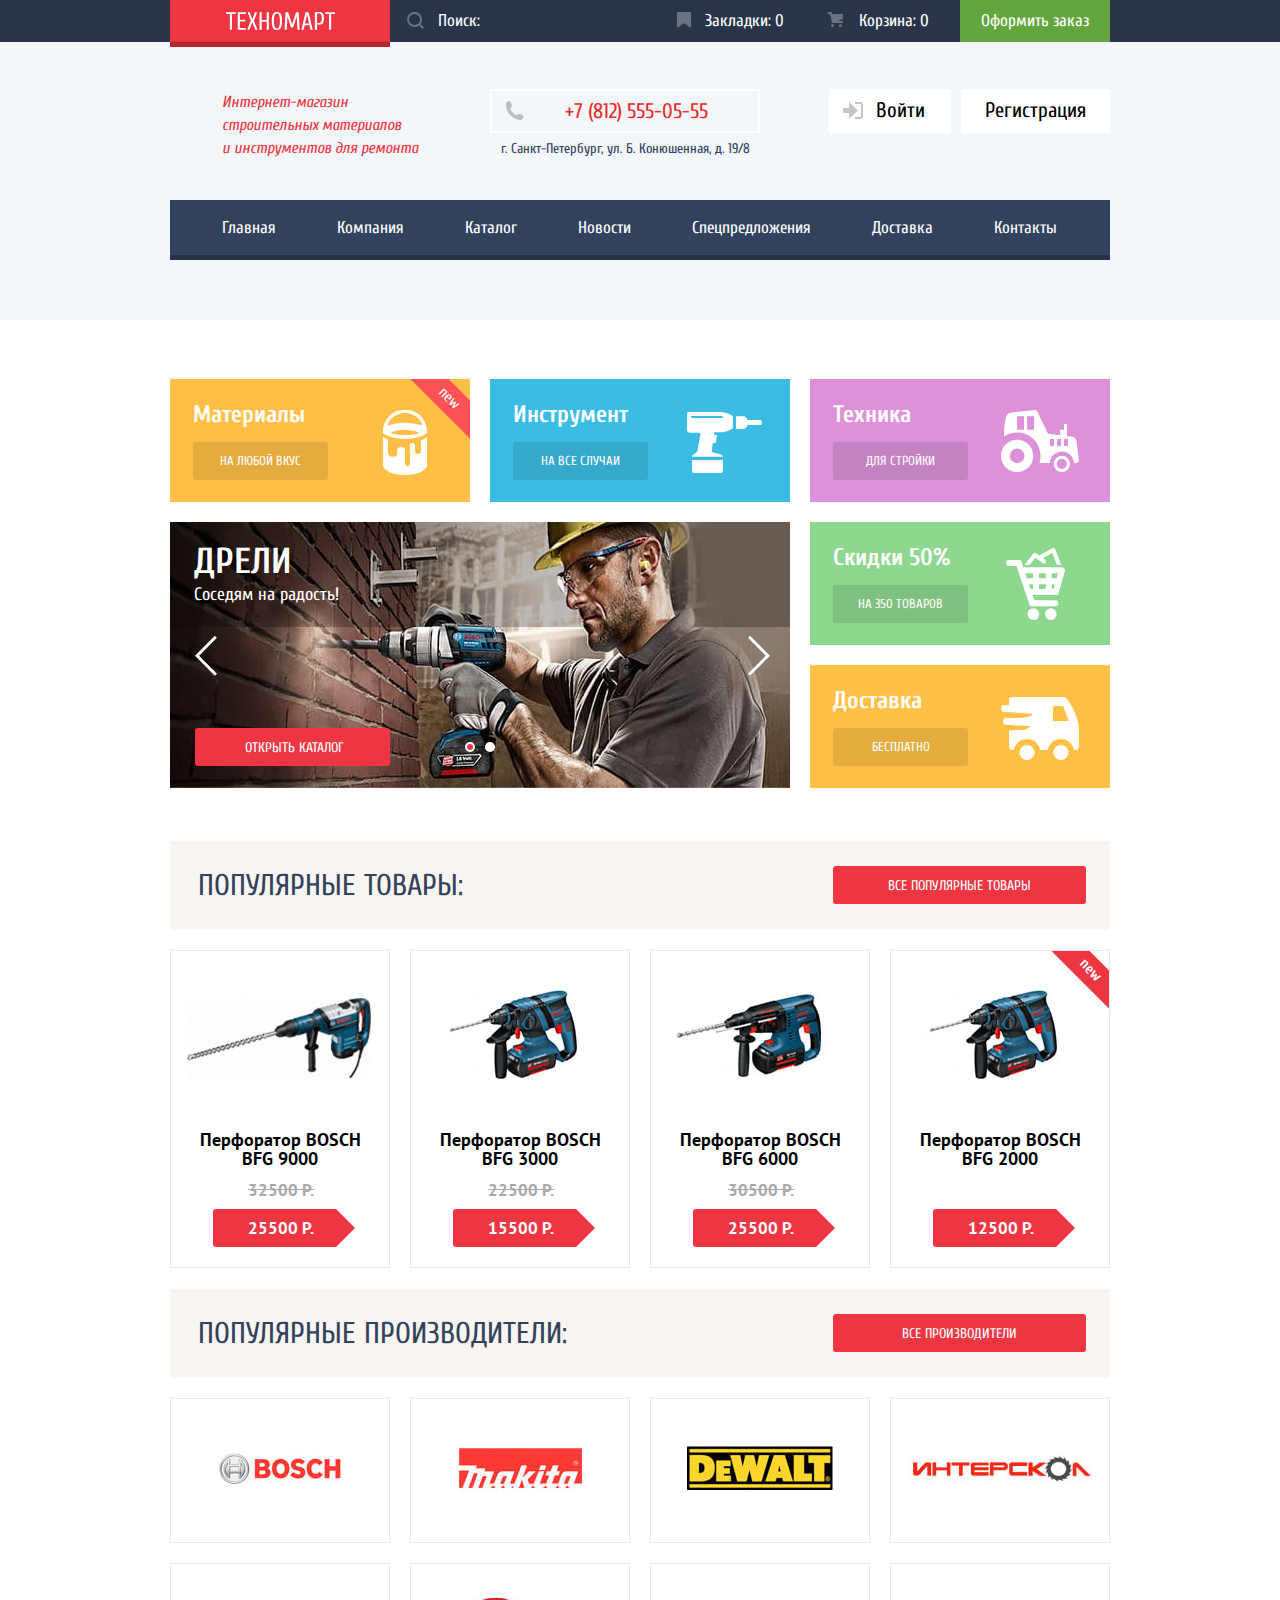
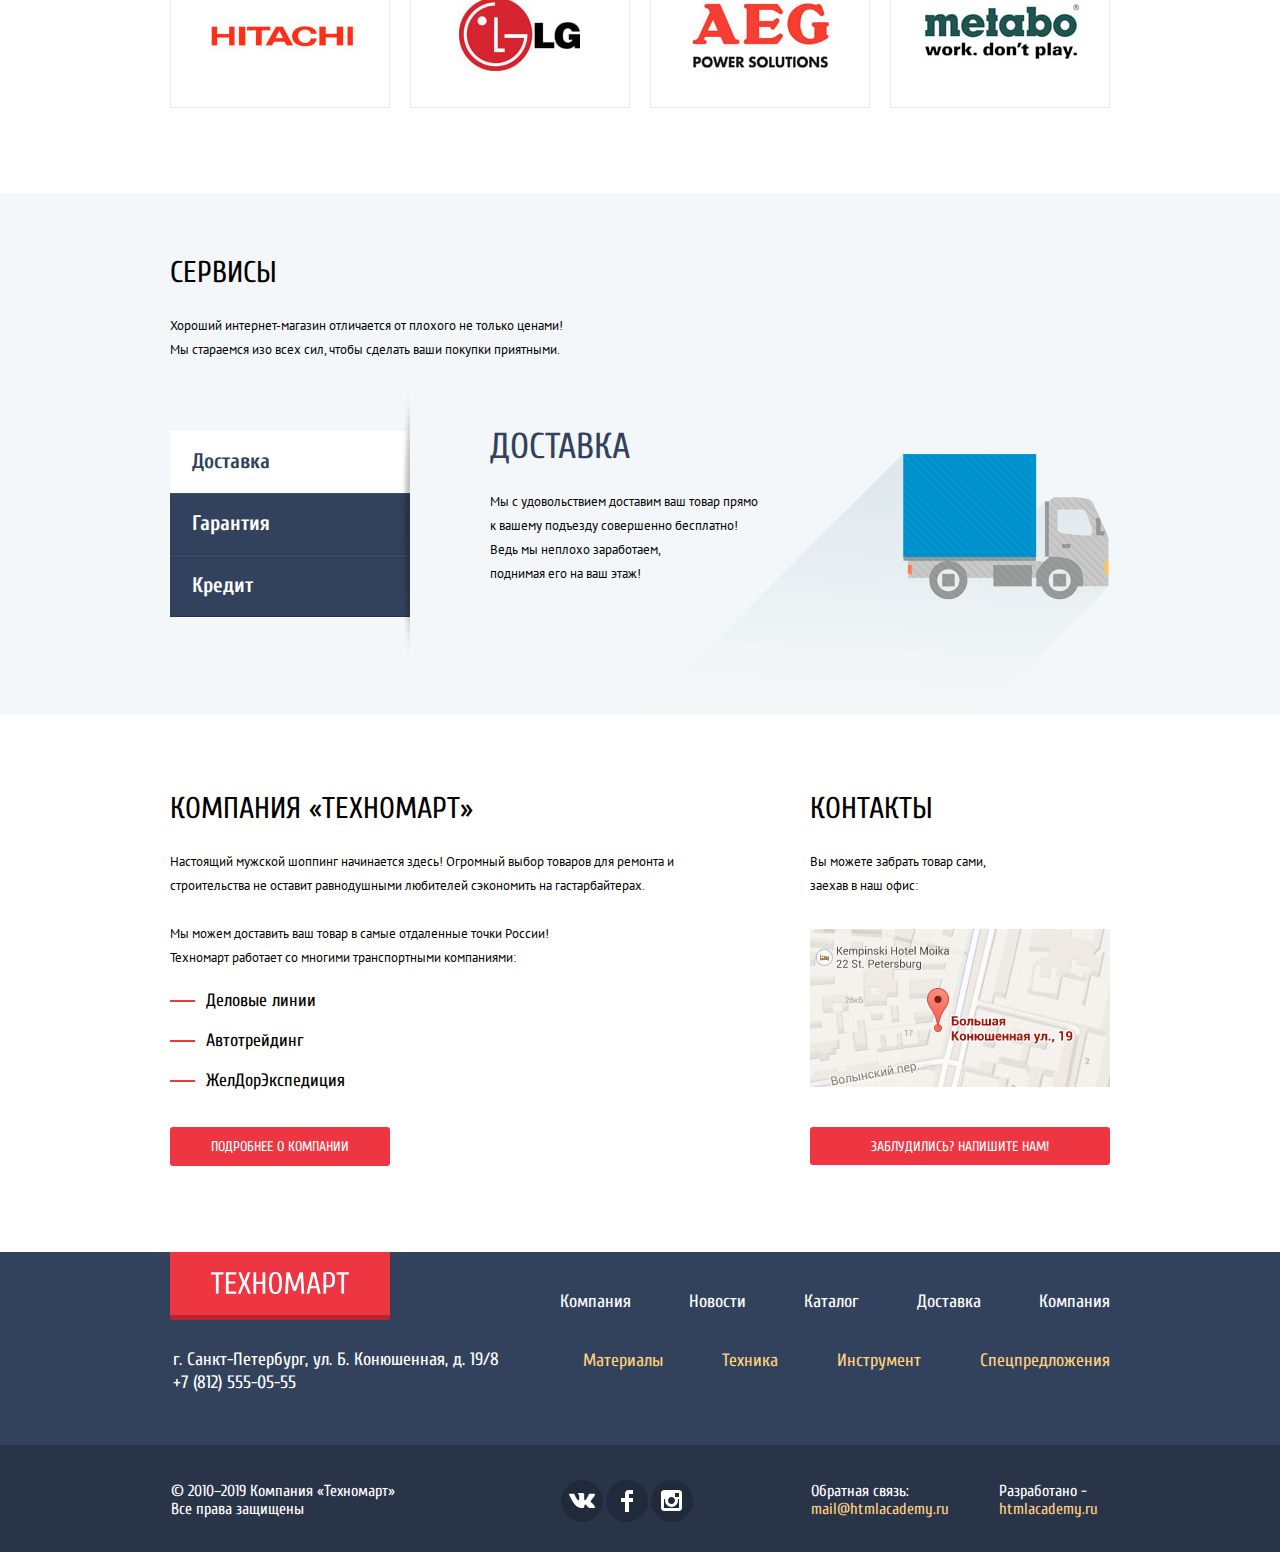
<file: index.html>
<!DOCTYPE html>
<html lang="ru">
<head>
  <meta charset="utf-8">
  <title>HTML Academy: Техномарт</title>
  <link rel="stylesheet" href="css/normalize.min.css">
  <link
    href="https://fonts.googleapis.com/css?family=Cuprum:400,400i,700%7CPT+Sans:400,700&display=swap&subset=cyrillic,cyrillic-ext,latin-ext"
    rel="stylesheet">
  <link rel="stylesheet" href="css/style.min.css">
</head>
<body>

<header class="header">

  <div class="header-search">
    <div class="container">
      <a class="header-logo">
        <img src="img/icons/logo-technomart.svg" alt="Логотип магазина Техномарт" width="109" height="19">
      </a>
      <form class="search-form" id="search-form" method="get" action="https://echo.htmlacademy.ru/">
        <label class="visually-hidden" for="search-request">Поле для ввода поисковой фразы</label>
        <input class="search-request" type="search" id="search-request" name="search" placeholder="Поиск:" required>
        <span class="visually-hidden">Искать на сайте</span>
        <button class="search-submit" type="submit">
          <svg fill="#ffffff" class="search-icon" xmlns="http://www.w3.org/2000/svg" width="17" height="17"
               viewBox="0 0 17 17">
            <path
              d="M17 15.586l-3.542-3.542A7.465 7.465 0 0 0 15 7.5 7.5 7.5 0 1 0 7.5 15c1.71 0 3.282-.579 4.544-1.542L15.586 17 17 15.586zM2 7.5C2 4.467 4.467 2 7.5 2 10.532 2 13 4.467 13 7.5c0 3.032-2.468 5.5-5.5 5.5A5.506 5.506 0 0 1 2 7.5z"/>
          </svg>
        </button>
      </form>
      <a class="header-button bookmark" href="#">Закладки:&nbsp;<span>0</span></a>
      <a class="header-button basket" href="#">Корзина:&nbsp;<span>0</span></a>
      <a class="header-button-order" href="#">Оформить заказ</a>
    </div>
  </div>

  <div class="header-info">
    <div class="container">
      <p class="header-description">
        Интернет-магазин строительных материалов<br>и инструментов для ремонта
      </p>
      <p class="header-contacts">
        <span class="visually-hidden">Контактный телефон</span>
        <a class="header-telephone" href="tel:78125550555">+7 (812) 555-05-55</a>
        <span class="visually-hidden">Адрес магазина</span>
        <span class="header-address">г. Санкт-Петербург, ул. Б. Конюшенная, д. 19/8</span>
      </p>
      <div class="user-navigation">
        <p class="user-controls">
          <a class="user-button button-login" href="login.html">
            <svg id="icon-login" xmlns="http://www.w3.org/2000/svg" width="20" height="17" viewBox="0 0 20 17">
              <path fill="#c5c5c5" d="M14.875 8.5L6 0v6H0v5h6v6z"/>
              <path fill="#c5c5c5"
                    d="M16.986 15.01h-5.027V17h5.027c2.178 0 3.004-1.81 3.029-3.026V3.028C19.99 1.811 19.164 0 16.986 0h-5.027v1.99h5.027c.839 0 .992.681 1.01 1.057v10.904c-.017.376-.171 1.059-1.01 1.059z"/>
            </svg>
            Войти
          </a>
          <a class="user-button button-register" href="registration.html">Регистрация</a>
        </p>
      </div>
    </div>
  </div>

  <nav class="header-navigation">
    <div class="container">
      <ul class="header-navigation-list">
        <li class="header-navigation-item">
          <a class="header-navigation-link">Главная</a>
        </li>
        <li class="header-navigation-item">
          <a href="#" class="header-navigation-link">Компания</a>
        </li>
        <li class="header-navigation-item">
          <a href="catalog.html" class="header-navigation-link">Каталог</a>
        </li>
        <li class="header-navigation-item">
          <a href="#" class="header-navigation-link">Новости</a>
        </li>
        <li class="header-navigation-item">
          <a href="#" class="header-navigation-link">Спецпредложения</a>
        </li>
        <li class="header-navigation-item">
          <a href="#" class="header-navigation-link">Доставка</a>
        </li>
        <li class="header-navigation-item">
          <a href="#" class="header-navigation-link">Контакты</a>
        </li>
      </ul>
    </div>
  </nav>

</header>

<main class="page-content">

  <h1 class="visually-hidden">Магазин техники «Техномарт»</h1>

  <section class="advantages-section">

    <div class="container">

      <h2 class="visually-hidden">Выгодные предложения</h2>

      <div class="advantages-row">

        <div class="advantages-item item-materials item-new">
          <h3 class="advantages-title">Материалы</h3>
          <a class="advantages-button" href="#">на любой вкус</a>
        </div>
        <div class="advantages-item item-tools">
          <h3 class="advantages-title">Инструмент</h3>
          <a class="advantages-button" href="#">на все случаи</a>
        </div>
        <div class="advantages-item item-tech">
          <h3 class="advantages-title">Техника</h3>
          <a class="advantages-button" href="#">для стройки</a>
        </div>

      </div>

      <div class="advantages-row">

        <div class="offers-slider">

          <ul class="offers-list">
            <li class="offers-item current">
              <h4 class="offers-title">Дрели</h4>
              <span class="offers-subtitle">Соседям на радость!</span>
              <a class="button offers-button" href="catalog.html">Открыть каталог</a>
            </li>
            <li class="offers-item">
              <h4 class="offers-title">Перфораторы</h4>
              <span class="offers-subtitle">Настоящие мужские игрушки</span>
              <a class="button offers-button" href="catalog.html">Открыть каталог</a>
            </li>
          </ul>

          <span class="visually-hidden">Листать слайдер назад</span>
          <button class="offers-nav nav-previous" type="button"></button>
          <span class="visually-hidden">Листать слайдер вперед</span>
          <button class="offers-nav nav-next" type="button"></button>

          <p class="offers-dots">
            <span class="visually-hidden">Выбрать слайд 1</span>
            <button class="offers-dot active" type="button"></button>
            <span class="visually-hidden">Выбрать слайд 2</span>
            <button class="offers-dot" type="button"></button>
          </p>

        </div>

        <div class="advantages-column">
          <div class="advantages-item item-sale">
            <h3 class="advantages-title">Скидки 50%</h3>
            <a class="advantages-button" href="#">на 350 товаров</a>
          </div>
          <div class="advantages-item item-delivery">
            <h3 class="advantages-title">Доставка</h3>
            <a class="advantages-button" href="#">бесплатно</a>
          </div>
        </div>

      </div>

    </div>

  </section>

  <section class="products-section">

    <div class="container">

      <header class="products-header">
        <h2 class="products-title">Популярные товары:</h2>
        <a class="button products-button" href="#">Все популярные товары</a>
      </header>

      <ul class="products-list list-columns-4">
        <li class="products-item">
          <a class="products-link" href="#">
            <h3 class="products-name">Перфоратор BOSCH BFG 9000</h3>
          </a>
          <p class="products-price-block">
            <span class="visually-hidden">Старая цена</span>
            <span class="products-price price-old">32500 Р.</span>
            <span class="visually-hidden">Актуальная цена</span>
            <span class="products-price price-actual">25500 Р.</span>
          </p>
          <a class="products-item-button button-buy" href="order.html">Купить</a>
          <a class="products-item-button button-bookmark" href="#">В закладки</a>
          <img class="products-picture" src="img/pictures/item-image_9000.jpg"
               alt="Легкий перфоратор с длинным сверлом 50см, диаметром 0,5см"
               width="218" height="170">
        </li>
        <li class="products-item">
          <a class="products-link" href="#">
            <h3 class="products-name">Перфоратор BOSCH BFG 3000</h3>
          </a>
          <p class="products-price-block">
            <span class="visually-hidden">Старая цена</span>
            <span class="products-price price-old">22500 Р.</span>
            <span class="visually-hidden">Актуальная цена</span>
            <span class="products-price price-actual">15500 Р.</span>
          </p>
          <a class="products-item-button button-buy" href="order.html">Купить</a>
          <a class="products-item-button button-bookmark" href="#">В закладки</a>
          <img class="products-picture" src="img/pictures/item-image_3000.jpg"
               alt="Стандартная модель перфоратора, вес средний, сверло 30см, диаметром 0,5см" width="218" height="170">
        </li>
        <li class="products-item">
          <a class="products-link" href="#">
            <h3 class="products-name">Перфоратор BOSCH BFG 6000</h3>
          </a>
          <p class="products-price-block">
            <span class="visually-hidden">Старая цена</span>
            <span class="products-price price-old">30500 Р.</span>
            <span class="visually-hidden">Актуальная цена</span>
            <span class="products-price price-actual">25500 Р.</span>
          </p>
          <a class="products-item-button button-buy" href="order.html">Купить</a>
          <a class="products-item-button button-bookmark" href="#">В закладки</a>
          <img class="products-picture" src="img/pictures/item-image_6000.jpg"
               alt="Улучшенная модель перфоратора, вес средний, сверло утолщенное 30см, диаметром 1см" width="218"
               height="170">
        </li>
        <li class="products-item item-new">
          <a class="products-link" href="#">
            <h3 class="products-name">Перфоратор BOSCH BFG 2000</h3>
          </a>
          <p class="products-price-block">
            <span class="visually-hidden">Актуальная цена</span>
            <span class="products-price price-actual">12500 Р.</span>
          </p>
          <a class="products-item-button button-buy" href="order.html">Купить</a>
          <a class="products-item-button button-bookmark" href="#">В закладки</a>
          <img class="products-picture" src="img/pictures/item-image_2000.jpg"
               alt="Простая модель перфоратора, вес средний, сверло 30см, диаметром 0,5см" width="218" height="170">
        </li>
      </ul>

    </div>

  </section>

  <section class="providers-section">

    <div class="container">

      <header class="providers-header">
        <h2 class="providers-title">Популярные производители:</h2>
        <a class="button providers-button" href="#">Все производители</a>
      </header>

      <ul class="providers-list">
        <li class="providers-item">
          <a class="providers-link" href="#">
            <img class="providers-logo" src="img/pictures/bosch.jpg" alt="Bosch" width="126" height="39">
          </a>
        </li>
        <li class="providers-item">
          <a class="providers-link" href="#">
            <img class="providers-logo" src="img/pictures/makita.jpg" alt="Makita" width="127" height="50">
          </a>
        </li>
        <li class="providers-item">
          <a class="providers-link" href="#">
            <img class="providers-logo" src="img/pictures/de-walt.jpg" alt="DeWALT" width="150" height="54">
          </a>
        </li>
        <li class="providers-item">
          <a class="providers-link" href="#">
            <img class="providers-logo" src="img/pictures/interskol.jpg" alt="Интерскол" width="201" height="73">
          </a>
        </li>
        <li class="providers-item">
          <a class="providers-link" href="#">
            <img class="providers-logo" src="img/pictures/hitachi.jpg" alt="Hitachi" width="163" height="32">
          </a>
        </li>
        <li class="providers-item">
          <a class="providers-link" href="#">
            <img class="providers-logo" src="img/pictures/lg.jpg" alt="LG" width="127" height="80">
          </a>
        </li>
        <li class="providers-item">
          <a class="providers-link" href="#">
            <img class="providers-logo" src="img/pictures/aeg.jpg" alt="AEG" width="152" height="99">
          </a>
        </li>
        <li class="providers-item">
          <a class="providers-link" href="#">
            <img class="providers-logo" src="img/pictures/metabo.jpg" alt="Metabo" width="208" height="77">
          </a>
        </li>
      </ul>

    </div>

  </section>

  <section class="services-section">

    <div class="container">

      <h2 class="services-title">Сервисы</h2>
      <p class="services-desc">
        Хороший интернет-магазин отличается от плохого не только ценами!
        Мы стараемся изо всех сил, чтобы сделать ваши покупки приятными.
      </p>
      <div class="services-tabs">
        <ul class="services-button-list">
          <li class="services-button-item active">
            <button class="services-button" type="button"
                    aria-label="Нажатие на кнопку отображает информацию по доставке">Доставка
            </button>
          </li>
          <li class="services-button-item">
            <button class="services-button" type="button"
                    aria-label="Нажатие на кнопку отображает информацию по гарантии">Гарантия
            </button>
          </li>
          <li class="services-button-item">
            <button class="services-button" type="button"
                    aria-label="Нажатие на кнопку отображает информацию по кредиту">Кредит
            </button>
          </li>
        </ul>
        <ul class="services-card-list">
          <li class="services-card-item item-delivery active">
            <h3 class="services-card-title">Доставка</h3>
            <p class="services-card-desc">
              Мы с удовольствием доставим ваш товар прямо<br>
              к вашему подъезду совершенно бесплатно!<br>
              Ведь мы неплохо заработаем,<br>
              поднимая его на ваш этаж!
            </p>
          </li>
          <li class="services-card-item item-guaranty">
            <h3 class="services-card-title">Гарантия</h3>
            <p class="services-card-desc">
              Если купленный у нас товар поломается или заискрит,<br>
              а также в случае пожара, спровоцированного его возгоранием, вы всегда можете быть уверены в нашей
              гарантии. Мы
              обменяем сгоревший товар на новый.<br>
              Дом уж восстановите как-нибудь сами.
            </p>
          </li>
          <li class="services-card-item item-credit">
            <h3 class="services-card-title">Кредит</h3>
            <p class="services-card-desc">
              Залезть в долговую яму стало проще!<br>
              Кредитные консультанты придут вам на помощь.
            </p>
            <a class="button services-card-button" href="#">Отправить заявку</a>
          </li>
        </ul>
      </div>

    </div>

  </section>

  <div class="about-section">

    <div class="container">

      <section class="info-section">

        <h2 class="info-title">Компания «Техномарт»</h2>
        <p class="info-desc">
          Настоящий мужской шоппинг начинается здесь! Огромный выбор товаров для ремонта и строительства не оставит
          равнодушными любителей сэкономить на гастарбайтерах.
        </p>
        <p class="info-desc">
          Мы можем доставить ваш товар в самые отдаленные точки России!
        </p>
        <p class="info-desc">
          Техномарт работает со многими транспортными компаниями:
        </p>
        <ul class="info-list">
          <li class="info-item">Деловые линии</li>
          <li class="info-item">Автотрейдинг</li>
          <li class="info-item">ЖелДорЭкспедиция</li>
        </ul>
        <a class="button info-button" href="#">Подробнее о компании</a>

      </section>

      <section class="contacts-section">

        <h2 class="contacts-title">Контакты</h2>
        <p class="contacts-desc">
          Вы можете забрать товар сами,<br>
          заехав в наш офис:
        </p>
        <a class="contacts-map-button" href="https://yandex.ru/map-widget/v1/-/CKaNbWZX">
          <img src="img/pictures/map.jpg" alt="г. Санкт-Петербург, ул. Б. Конюшенная, д. 19/8" width="300" height="158">
        </a>
        <a class="button contacts-feedback-button" href="feedback.html">Заблудились? Напишите нам!</a>

      </section>

    </div>

  </div>

</main>

<footer class="footer">

  <div class="container">

    <div class="footer-info">
      <a class="footer-logo">
        <img src="img/icons/logo-technomart.svg" alt="Логотип магазина Техномарт" width="138" height="23">
      </a>
      <p class="footer-contacts">
        <span class="visually-hidden">Адрес магазина</span>
        г. Санкт-Петербург, ул. Б. Конюшенная, д. 19/8
        <span class="visually-hidden">Контактный телефон магазина</span>
        <a href="tel:78125550555">+7 (812) 555-05-55</a>
      </p>
    </div>

    <div class="footer-navigation">
      <span class="visually-hidden">Меню навигации по сайту</span>
      <ul class="footer-navigation-list navigation-top">
        <li class="footer-navigation-item">
          <a class="footer-navigation-link" href="#">Компания</a>
        </li>
        <li class="footer-navigation-item">
          <a class="footer-navigation-link" href="#">Новости</a>
        </li>
        <li class="footer-navigation-item">
          <a class="footer-navigation-link" href="catalog.html">Каталог</a>
        </li>
        <li class="footer-navigation-item">
          <a class="footer-navigation-link" href="#">Доставка</a>
        </li>
        <li class="footer-navigation-item">
          <a class="footer-navigation-link" href="#">Компания</a>
        </li>
      </ul>
      <ul class="footer-navigation-list navigation-bottom">
        <li class="footer-navigation-item">
          <a class="footer-navigation-link" href="#">Материалы</a>
        </li>
        <li class="footer-navigation-item">
          <a class="footer-navigation-link" href="#">Техника</a>
        </li>
        <li class="footer-navigation-item">
          <a class="footer-navigation-link" href="#">Инструмент</a>
        </li>
        <li class="footer-navigation-item">
          <a class="footer-navigation-link" href="#">Спецпредложения</a>
        </li>
      </ul>
    </div>

  </div>

  <div class="footer-links">
    <div class="container">
      <p class="footer-copyright">
        © 2010–2019 Компания «Техномарт»<br>
        Все права защищены
      </p>
      <span class="visually-hidden">Страницы магазина в соцсетях</span>
      <ul class="footer-social-list">
        <li class="footer-social-item">
          <span class="visually-hidden">VK</span>
          <a class="footer-social-link vk" href="#"></a>
        </li>
        <li class="footer-social-item">
          <span class="visually-hidden">FaceBook</span>
          <a class="footer-social-link facebook" href="#"></a>
        </li>
        <li class="footer-social-item">
          <span class="visually-hidden">Instagram</span>
          <a class="footer-social-link instagram" href="#"></a>
        </li>
      </ul>
      <p class="footer-feedback">
        <span class="footer-text">Обратная связь:</span>
        <a class="footer-link" href="mailto:mail@htmlacademy.ru">mail@htmlacademy.ru</a>
      </p>
      <p class="footer-author">
        <span class="footer-text">Разработано -</span>
        <a class="footer-link" href="https://htmlacademy.ru/intensive/htmlcss">htmlacademy.ru</a>
      </p>
    </div>
  </div>

</footer>

<form class="modal modal-feedback-form" id="feedback-form" method="get" action="https://echo.htmlacademy.ru/">
  <h3 class="visually-hidden">Форма обратной связи</h3>
  <div class="feedback-container">
    <p class="feedback-column">
      <label class="feedback-label">
        Ваше имя:
        <input class="feedback-field" type="text" name="name" placeholder="Имя Фамилия" required>
      </label>
    </p>
    <p class="feedback-column">
      <label class="feedback-label">
        Ваш e-mail:
        <input class="feedback-field" type="email" name="email" placeholder="email@example.com" required>
      </label>
    </p>
    <p class="feedback-row">
      <label class="feedback-label">
        Текст письма:
        <textarea class="feedback-field" name="message" placeholder="В свободной форме"></textarea>
      </label>
    </p>
  </div>
  <p class="feedback-footer">
    <button class="button feedback-button-send" type="submit">Отправить</button>
  </p>
  <span class="visually-hidden">Кнопка закрытия формы</span>
  <button class="modal-close close-feedback-button" type="button"></button>
</form>

<section class="modal modal-order">
  <h3 class="order-title">Товар добавлен в корзину!</h3>
  <p class="order-footer">
    <a class="button order-button-buy" href="order.html">Оформить заказ</a>
    <button class="order-button-continue" type="button">Продолжить покупки</button>
  </p>
  <span class="visually-hidden">Закрыть окно</span>
  <button class="modal-close close-order-button" type="button"></button>
</section>

<section class="modal modal-map">
  <h3 class="visually-hidden">Как до нас добраться</h3>
  <iframe class="map-iframe" src="https://yandex.ru/map-widget/v1/-/CKaNbWZX" width="940" height="446"
          allowfullscreen></iframe>
  <p class="map-image-container">
    <img class="map-image" src="img/pictures/map_full.jpg" width="940" height="446"
         alt="Мы находимся по адресу г. Санкт-Петербург, ул. Б. Конюшенная, д. 19/8">
  </p>
  <span class="visually-hidden">Закрыть окно с картой</span>
  <button class="modal-close close-map-button" type="button"></button>
</section>

<script src="js/script.min.js"></script>

</body>
</html>
</file>
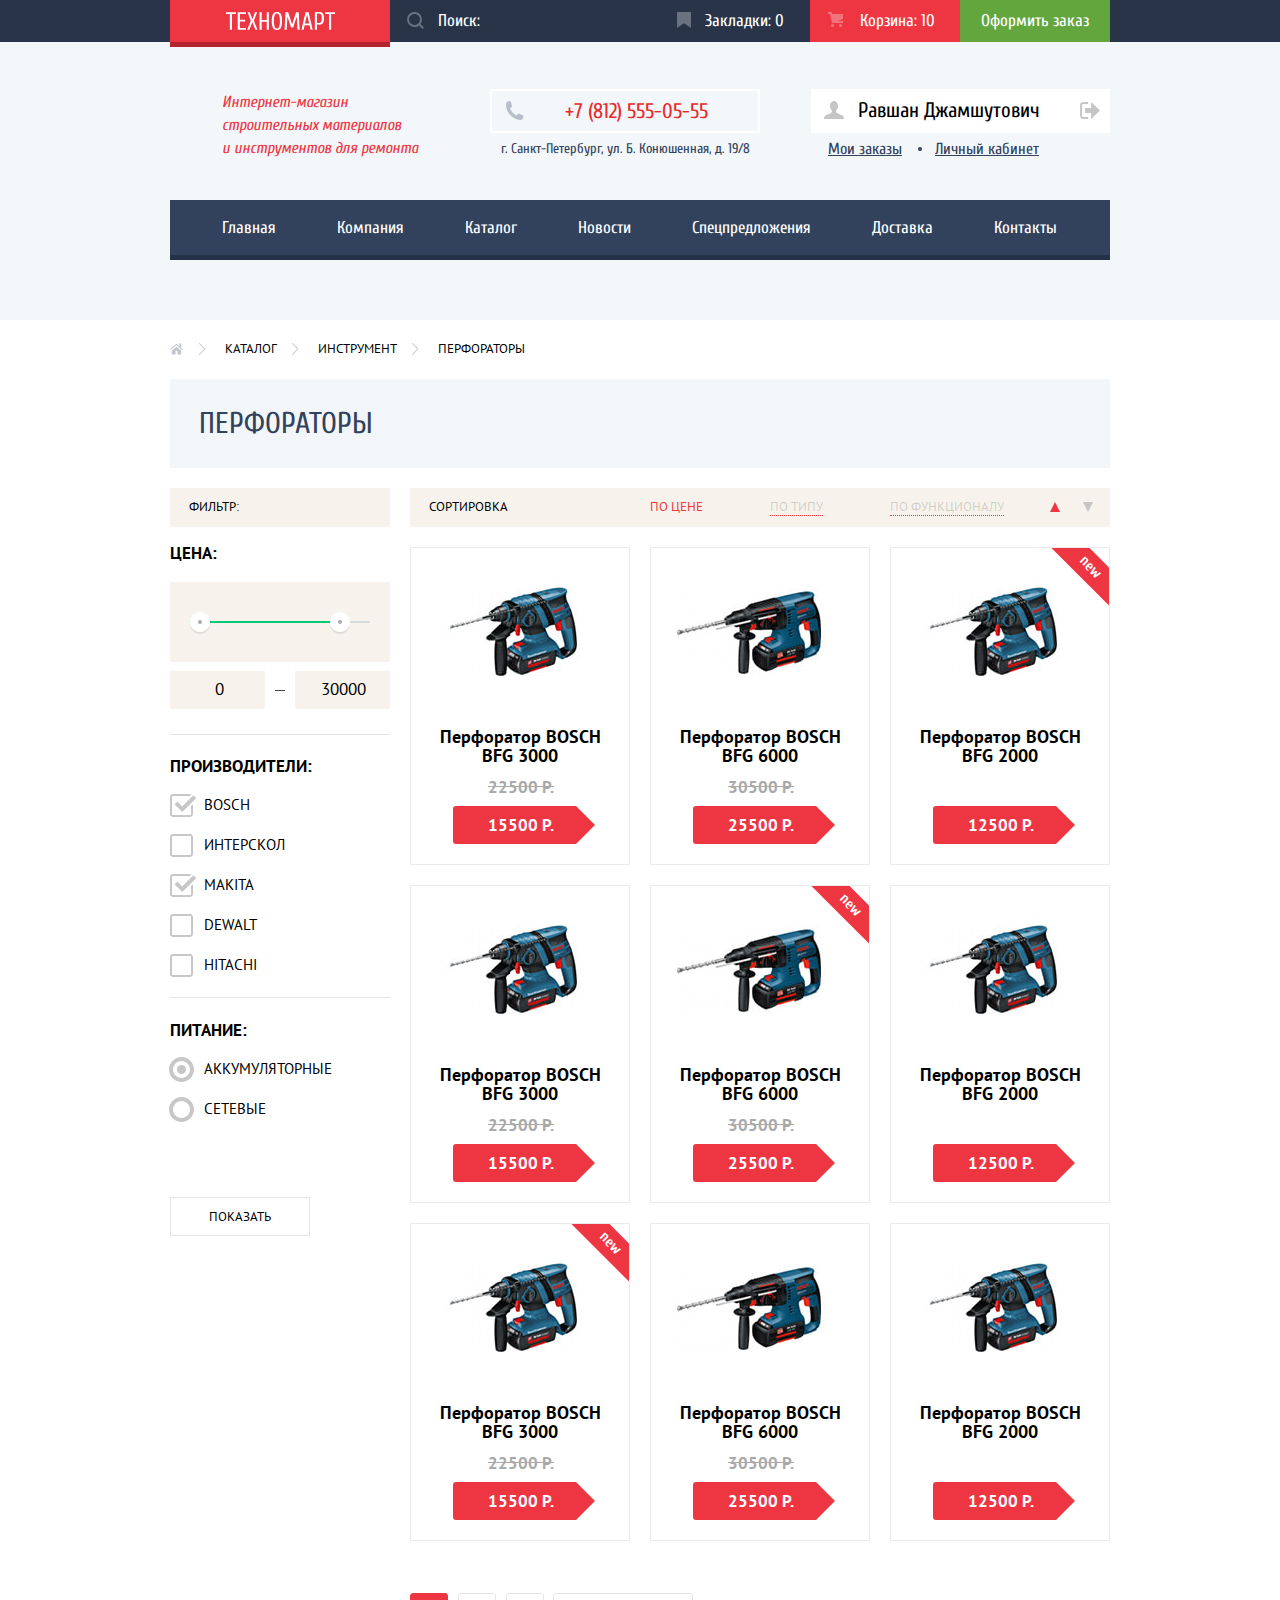
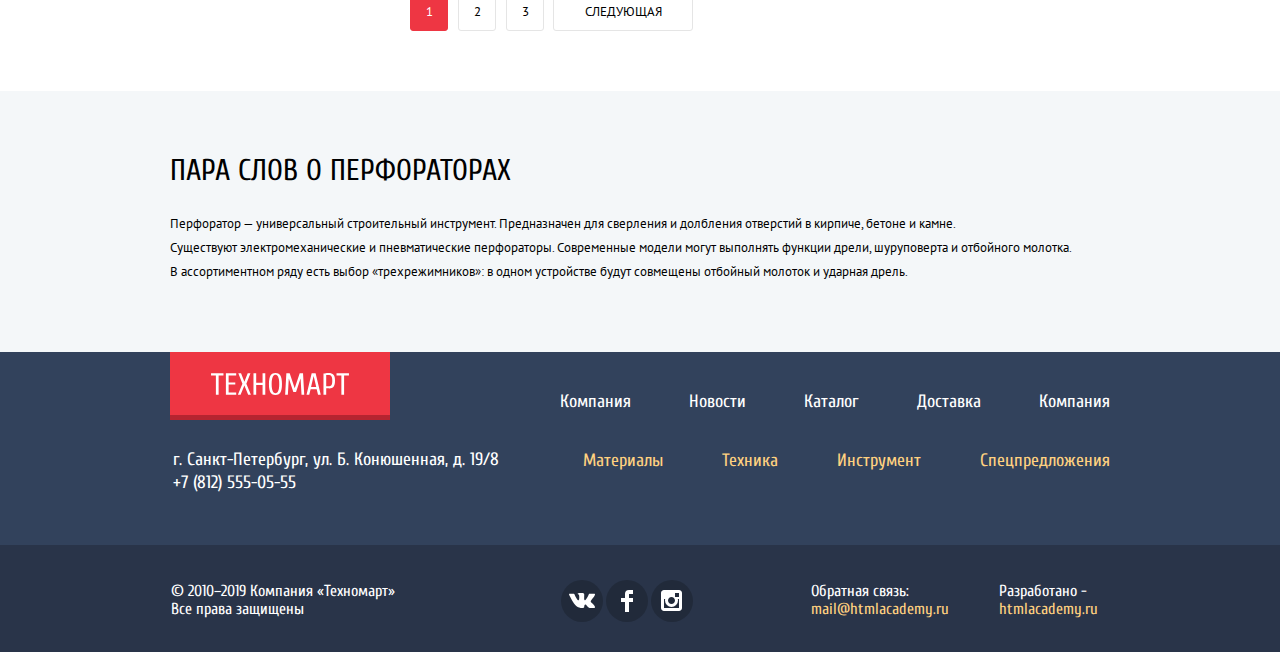
<file: catalog.html>
<!DOCTYPE html>
<html lang="ru">
<head>
  <meta charset="utf-8">
  <title>HTML Academy: Техномарт</title>
  <link rel="stylesheet" href="css/normalize.min.css">
  <link
    href="https://fonts.googleapis.com/css?family=Cuprum:400,400i,700%7CPT+Sans:400,700&display=swap&subset=cyrillic,cyrillic-ext,latin-ext"
    rel="stylesheet">
  <link rel="stylesheet" href="css/style.min.css">
</head>
<body>

<header class="header">

  <div class="header-search">
    <div class="container">
      <a class="header-logo" href="index.html">
        <img src="img/icons/logo-technomart.svg" alt="Логотип магазина Техномарт" width="109" height="19">
      </a>
      <form class="search-form" id="search-form" method="get" action="https://echo.htmlacademy.ru/">
        <label class="visually-hidden" for="search-request">Поле для ввода поисковой фразы</label>
        <input class="search-request" type="search" id="search-request" name="search" placeholder="Поиск:" required>
        <span class="visually-hidden">Искать на сайте</span>
        <button class="search-submit" type="submit">
          <svg fill="#ffffff" xmlns="http://www.w3.org/2000/svg" width="17" height="17" viewBox="0 0 17 17">
            <path
              d="M17 15.586l-3.542-3.542A7.465 7.465 0 0 0 15 7.5 7.5 7.5 0 1 0 7.5 15c1.71 0 3.282-.579 4.544-1.542L15.586 17 17 15.586zM2 7.5C2 4.467 4.467 2 7.5 2 10.532 2 13 4.467 13 7.5c0 3.032-2.468 5.5-5.5 5.5A5.506 5.506 0 0 1 2 7.5z"/>
          </svg>
        </button>
      </form>
      <a class="header-button bookmark" href="#">Закладки:&nbsp;<span>0</span></a>
      <a class="header-button basket active" href="#">Корзина:&nbsp;<span>10</span></a>
      <a class="header-button-order" href="#">Оформить заказ</a>
    </div>
  </div>

  <div class="header-info">
    <div class="container">
      <p class="header-description">
        Интернет-магазин строительных материалов<br>и инструментов для ремонта
      </p>
      <p class="header-contacts">
        <span class="visually-hidden">Контактный телефон</span>
        <a class="header-telephone" href="tel:78125550555">+7 (812) 555-05-55</a>
        <span class="visually-hidden">Адрес магазина</span>
        <span class="header-address">г. Санкт-Петербург, ул. Б. Конюшенная, д. 19/8</span>
      </p>
      <div class="user-navigation">
        <p class="user-controls">
          <a class="user-button button-profile" href="profile.html">
            <svg id="icon-user" xmlns="http://www.w3.org/2000/svg" width="20" height="18" viewBox="0 0 20 18">
              <path fill="#c5c5c5"
                    d="M17.881 14.166c-2.144-.735-4.256-1.666-5.207-2.39-.657-.501-.77-1.618-.517-2.415 1.118-.903 1.864-2.477 1.864-4.278C14.021 2.276 12.221 0 10 0S5.979 2.276 5.979 5.083c0 1.801.746 3.374 1.863 4.277.253.798.141 1.915-.517 2.416-.95.724-3.063 1.654-5.207 2.39S0 18 0 18h20s.025-3.099-2.119-3.834z"/>
            </svg>
            Равшан Джамшутович
          </a>
          <span class="visually-hidden">Выйти</span>
          <a class="user-button button-exit" href="logout.html">
            <svg id="icon-logout" xmlns="http://www.w3.org/2000/svg" width="21" height="17" viewBox="0 0 21 17">
              <g fill="#c5c5c5">
                <path fill="#c5c5c5" d="M21 8.5L12.125 0v6h-6v5h6v6z"/>
                <path fill="#c5c5c5"
                      d="M3.106 13.952V3.048c.018-.376.171-1.057 1.01-1.057h5.027V0H4.116C1.938 0 1.112 1.81 1.087 3.027v10.946C1.112 15.189 1.938 17 4.116 17h5.027v-1.99H4.116c-.839 0-.992-.683-1.01-1.058z"/>
              </g>
            </svg>
          </a>
        </p>
        <a class="user-link" href="#">Мои заказы</a>
        <a class="user-link" href="#">Личный кабинет</a>
      </div>
    </div>
  </div>

  <nav class="header-navigation">
    <div class="container">
      <span class="visually-hidden">Навигационное меню магазина</span>
      <ul class="header-navigation-list">
        <li class="header-navigation-item">
          <a class="header-navigation-link" href="index.html">Главная</a>
        </li>
        <li class="header-navigation-item">
          <a class="header-navigation-link" href="#">Компания</a>
        </li>
        <li class="header-navigation-item">
          <a class="header-navigation-link" href="catalog.html">Каталог</a>
        </li>
        <li class="header-navigation-item">
          <a class="header-navigation-link" href="#">Новости</a>
        </li>
        <li class="header-navigation-item">
          <a class="header-navigation-link" href="#">Спецпредложения</a>
        </li>
        <li class="header-navigation-item">
          <a class="header-navigation-link" href="#">Доставка</a>
        </li>
        <li class="header-navigation-item">
          <a class="header-navigation-link" href="#">Контакты</a>
        </li>
      </ul>
    </div>
  </nav>

</header>

<main class="page-content">

  <div class="container">
    <span class="visually-hidden">Путь до текущей страницы</span>
    <ul class="breadcrumbs-list">
      <li class="breadcrumbs-item">
        <span class="visually-hidden">Главная страница</span>
        <a class="breadcrumbs-link" href="index.html"></a>
      </li>
      <li class="breadcrumbs-item">
        <a class="breadcrumbs-link" href="#">Каталог</a>
      </li>
      <li class="breadcrumbs-item">
        <a class="breadcrumbs-link" href="#">Инструмент</a>
      </li>
      <li class="breadcrumbs-item">Перфораторы</li>
    </ul>
  </div>

  <div class="container">
    <h1 class="page-title">Перфораторы</h1>
  </div>

  <div class="container container-catalog">

    <section class="filter-section">
      <h2 class="filter-title">Фильтр:</h2>
      <form class="filter-form" id="filter-form" method="get" action="https://echo.htmlacademy.ru/">
        <div class="filter-block block-price">
          <h3 class="filter-form-title">Цена:</h3>
          <div class="filter-price-range">
            <p class="filter-price-track">
              <span class="filter-price-line line-empty"></span>
              <span class="filter-price-line line-fill"></span>
              <span class="visually-hidden">Изменяет минимальную цену</span>
              <button class="filter-price-pin pin-min" type="button"></button>
              <span class="visually-hidden">Изменяет максимальную цену</span>
              <button class="filter-price-pin pin-max" type="button"></button>
            </p>
            <label class="visually-hidden" for="filter-price-from">Цена от:</label>
            <input class="filter-price price-min" id="filter-price-from"
                   type="text" value="0" name="price-min">
            <span class="filter-price-separator"></span>
            <label class="visually-hidden" for="filter-price-to">Цена до:</label>
            <input class="filter-price price-max" id="filter-price-to"
                   type="text" value="30000" name="price-max">
          </div>
        </div>
        <div class="filter-block block-manufacture">
          <h3 class="filter-form-title">Производители:</h3>
          <p class="filter-row">
            <label class="filter-checkbox-label">
              <input class="filter-checkbox visually-hidden" type="checkbox" name="manufacturers_1" value="Bosch"
                     checked>
              <span class="filter-checkbox-text">Bosch</span>
            </label>
          </p>
          <p class="filter-row">
            <label class="filter-checkbox-label">
              <input class="filter-checkbox visually-hidden" type="checkbox" name="manufacturers_2" value="Интерскол">
              <span class="filter-checkbox-text">Интерскол</span>
            </label>
          </p>
          <p class="filter-row">
            <label class="filter-checkbox-label">
              <input class="filter-checkbox visually-hidden" type="checkbox" name="manufacturers_3" value="Makita"
                     checked>
              <span class="filter-checkbox-text">Makita</span>
            </label>
          </p>
          <p class="filter-row">
            <label class="filter-checkbox-label">
              <input class="filter-checkbox visually-hidden" type="checkbox" name="manufacturers_4" value="DeWalt">
              <span class="filter-checkbox-text">DeWalt</span>
            </label>
          </p>
          <p class="filter-row">
            <label class="filter-checkbox-label">
              <input class="filter-checkbox visually-hidden" type="checkbox" name="manufacturers_5" value="Hitachi">
              <span class="filter-checkbox-text">Hitachi</span>
            </label>
          </p>
        </div>
        <div class="filter-block block-power">
          <h3 class="filter-form-title">Питание:</h3>
          <p class="filter-row">
            <label class="filter-radio-label">
              <input class="filter-radio visually-hidden" type="radio" name="power" value="Аккумуляторные"
                     checked>
              <span class="filter-radio-text">Аккумуляторные</span>
            </label>
          </p>
          <p class="filter-row">
            <label class="filter-radio-label">
              <input class="filter-radio visually-hidden" type="radio" name="power" value="Сетевые">
              <span class="filter-radio-text">Сетевые</span>
            </label>
          </p>
        </div>
        <button class="filter-button-submit" type="submit">Показать</button>
      </form>
    </section>

    <div class="right-column">

      <section class="sorting-section">

        <h2 class="sorting-title">Сортировка</h2>

        <ul class="sorting-types-list">
          <li class="sorting-types-item active">
            <a class="sorting-types-button" href="#">По цене</a>
          </li>
          <li class="sorting-types-item">
            <a class="sorting-types-button" href="#">По типу</a>
          </li>
          <li class="sorting-types-item">
            <a class="sorting-types-button" href="#">По функционалу</a>
          </li>
        </ul>
        <ul class="sorting-orders-list">
          <li class="sorting-orders-item active">
            <span class="visually-hidden">По возрастанию</span>
            <a class="sorting-orders-button button-asc" href="#"></a>
          </li>
          <li class="sorting-orders-item">
            <span class="visually-hidden">По убыванию</span>
            <a class="sorting-orders-button button-desc" href="#"></a>
          </li>
        </ul>

      </section>

      <section class="products-section">

        <h2 class="visually-hidden">Список перфораторов</h2>
        <ul class="products-list list-columns-3">
          <li class="products-item">
            <a class="products-link" href="#">
              <h3 class="products-name">Перфоратор BOSCH BFG 3000</h3>
            </a>
            <p class="products-price-block">
              <span class="visually-hidden">Старая цена</span>
              <span class="products-price price-old">22500 Р.</span>
              <span class="visually-hidden">Актуальная цена</span>
              <span class="products-price price-actual">15500 Р.</span>
            </p>
            <a class="products-item-button button-buy" href="order.html">Купить</a>
            <a class="products-item-button button-bookmark" href="#">В закладки</a>
            <img class="products-picture" src="img/pictures/item-image_3000.jpg"
                 alt="Стандартная модель перфоратора, вес средний, сверло 30см, диаметром 0,5см" width="218"
                 height="170">
          </li>
          <li class="products-item">
            <a class="products-link" href="#">
              <h3 class="products-name">Перфоратор BOSCH BFG 6000</h3>
            </a>
            <p class="products-price-block">
              <span class="visually-hidden">Старая цена</span>
              <span class="products-price price-old">30500 Р.</span>
              <span class="visually-hidden">Актуальная цена</span>
              <span class="products-price price-actual">25500 Р.</span>
            </p>
            <a class="products-item-button button-buy" href="order.html">Купить</a>
            <a class="products-item-button button-bookmark" href="#">В закладки</a>
            <img class="products-picture" src="img/pictures/item-image_6000.jpg"
                 alt="Улучшенная модель перфоратора, вес средний, сверло утолщенное 30см, диаметром 1см" width="218"
                 height="170">
          </li>
          <li class="products-item item-new">
            <a class="products-link" href="#">
              <h3 class="products-name">Перфоратор BOSCH BFG 2000</h3>
            </a>
            <p class="products-price-block">
              <span class="visually-hidden">Актуальная цена</span>
              <span class="products-price price-actual">12500 Р.</span>
            </p>
            <a class="products-item-button button-buy" href="order.html">Купить</a>
            <a class="products-item-button button-bookmark" href="#">В закладки</a>
            <img class="products-picture" src="img/pictures/item-image_2000.jpg"
                 alt="Простая модель перфоратора, вес средний, сверло 30см, диаметром 0,5см" width="218" height="170">
          </li>
          <li class="products-item">
            <a class="products-link" href="#">
              <h3 class="products-name">Перфоратор BOSCH BFG 3000</h3>
            </a>
            <p class="products-price-block">
              <span class="visually-hidden">Старая цена</span>
              <span class="products-price price-old">22500 Р.</span>
              <span class="visually-hidden">Актуальная цена</span>
              <span class="products-price price-actual">15500 Р.</span>
            </p>
            <a class="products-item-button button-buy" href="order.html">Купить</a>
            <a class="products-item-button button-bookmark" href="#">В закладки</a>
            <img class="products-picture" src="img/pictures/item-image_3000.jpg"
                 alt="Стандартная модель перфоратора, вес средний, сверло 30см, диаметром 0,5см" width="218"
                 height="170">
          </li>
          <li class="products-item item-new">
            <a class="products-link" href="#">
              <h3 class="products-name">Перфоратор BOSCH BFG 6000</h3>
            </a>
            <p class="products-price-block">
              <span class="visually-hidden">Старая цена</span>
              <span class="products-price price-old">30500 Р.</span>
              <span class="visually-hidden">Актуальная цена</span>
              <span class="products-price price-actual">25500 Р.</span>
            </p>
            <a class="products-item-button button-buy" href="order.html">Купить</a>
            <a class="products-item-button button-bookmark" href="#">В закладки</a>
            <img class="products-picture" src="img/pictures/item-image_6000.jpg"
                 alt="Улучшенная модель перфоратора, вес средний, сверло утолщенное 30см, диаметром 1см" width="218"
                 height="170">
          </li>
          <li class="products-item">
            <a class="products-link" href="#">
              <h3 class="products-name">Перфоратор BOSCH BFG 2000</h3>
            </a>
            <p class="products-price-block">
              <span class="visually-hidden">Актуальная цена</span>
              <span class="products-price price-actual">12500 Р.</span>
            </p>
            <a class="products-item-button button-buy" href="order.html">Купить</a>
            <a class="products-item-button button-bookmark" href="#">В закладки</a>
            <img class="products-picture" src="img/pictures/item-image_2000.jpg"
                 alt="Простая модель перфоратора, вес средний, сверло 30см, диаметром 0,5см" width="218" height="170">
          </li>
          <li class="products-item item-new">
            <a class="products-link" href="#">
              <h3 class="products-name">Перфоратор BOSCH BFG 3000</h3>
            </a>
            <p class="products-price-block">
              <span class="visually-hidden">Старая цена</span>
              <span class="products-price price-old">22500 Р.</span>
              <span class="visually-hidden">Актуальная цена</span>
              <span class="products-price price-actual">15500 Р.</span>
            </p>
            <a class="products-item-button button-buy" href="order.html">Купить</a>
            <a class="products-item-button button-bookmark" href="#">В закладки</a>
            <img class="products-picture" src="img/pictures/item-image_3000.jpg"
                 alt="Стандартная модель перфоратора, вес средний, сверло 30см, диаметром 0,5см" width="218"
                 height="170">
          </li>
          <li class="products-item">
            <a class="products-link" href="#">
              <h3 class="products-name">Перфоратор BOSCH BFG 6000</h3>
            </a>
            <p class="products-price-block">
              <span class="visually-hidden">Старая цена</span>
              <span class="products-price price-old">30500 Р.</span>
              <span class="visually-hidden">Актуальная цена</span>
              <span class="products-price price-actual">25500 Р.</span>
            </p>
            <a class="products-item-button button-buy" href="order.html">Купить</a>
            <a class="products-item-button button-bookmark" href="#">В закладки</a>
            <img class="products-picture" src="img/pictures/item-image_6000.jpg"
                 alt="Улучшенная модель перфоратора, вес средний, сверло утолщенное 30см, диаметром 1см" width="218"
                 height="170">
          </li>
          <li class="products-item">
            <a class="products-link" href="#">
              <h3 class="products-name">Перфоратор BOSCH BFG 2000</h3>
            </a>
            <p class="products-price-block">
              <span class="visually-hidden">Актуальная цена</span>
              <span class="products-price price-actual">12500 Р.</span>
            </p>
            <a class="products-item-button button-buy" href="order.html">Купить</a>
            <a class="products-item-button button-bookmark" href="#">В закладки</a>
            <img class="products-picture" src="img/pictures/item-image_2000.jpg"
                 alt="Простая модель перфоратора, вес средний, сверло 30см, диаметром 0,5см" width="218" height="170">
          </li>
        </ul>

      </section>

      <section class="pagination-section">

        <h2 class="visually-hidden">Постраничная навигация</h2>
        <a class="pagination-link link-nav hidden">Предыдущая</a>
        <ul class="pagination-list">
          <li class="pagination-item current">
            <a class="pagination-link link-numeric">1</a>
          </li>
          <li class="pagination-item">
            <a class="pagination-link link-numeric" href="#">2</a>
          </li>
          <li class="pagination-item">
            <a class="pagination-link link-numeric" href="#">3</a>
          </li>
        </ul>
        <a class="pagination-link link-nav" href="#">Следующая</a>

      </section>

    </div>

  </div>

  <section class="aside-section">

    <div class="container">

      <h2 class="aside-title">Пара слов о перфораторах</h2>
      <p class="aside-text">
        Перфоратор — универсальный строительный инструмент. Предназначен для сверления и долбления отверстий в кирпиче,
        бетоне и камне.
      </p>
      <p class="aside-text">
        Существуют электромеханические и пневматические перфораторы. Современные модели могут выполнять функции дрели,
        шуруповерта и отбойного молотка.
      </p>
      <p class="aside-text">
        В ассортиментном ряду есть выбор «трехрежимников»: в одном устройстве будут совмещены отбойный молоток и ударная
        дрель.
      </p>

    </div>

  </section>

</main>

<footer class="footer">

  <div class="container">

    <div class="footer-info">
      <a class="footer-logo" href="index.html">
        <img src="img/icons/logo-technomart.svg" alt="Логотип магазина Техномарт" width="138" height="23">
      </a>
      <p class="footer-contacts">
        <span class="visually-hidden">Адрес магазина</span>
        г. Санкт-Петербург, ул. Б. Конюшенная, д. 19/8
        <span class="visually-hidden">Контактный телефон магазина</span>
        <a href="tel:78125550555">+7 (812) 555-05-55</a>
      </p>
    </div>

    <div class="footer-navigation">
      <span class="visually-hidden">Меню навигации по сайту</span>
      <ul class="footer-navigation-list navigation-top">
        <li class="footer-navigation-item">
          <a class="footer-navigation-link" href="#">Компания</a>
        </li>
        <li class="footer-navigation-item">
          <a class="footer-navigation-link" href="#">Новости</a>
        </li>
        <li class="footer-navigation-item">
          <a class="footer-navigation-link" href="catalog.html">Каталог</a>
        </li>
        <li class="footer-navigation-item">
          <a class="footer-navigation-link" href="#">Доставка</a>
        </li>
        <li class="footer-navigation-item">
          <a class="footer-navigation-link" href="#">Компания</a>
        </li>
      </ul>
      <ul class="footer-navigation-list navigation-bottom">
        <li class="footer-navigation-item">
          <a class="footer-navigation-link" href="#">Материалы</a>
        </li>
        <li class="footer-navigation-item">
          <a class="footer-navigation-link" href="#">Техника</a>
        </li>
        <li class="footer-navigation-item">
          <a class="footer-navigation-link" href="#">Инструмент</a>
        </li>
        <li class="footer-navigation-item">
          <a class="footer-navigation-link" href="#">Спецпредложения</a>
        </li>
      </ul>
    </div>

  </div>

  <div class="footer-links">
    <div class="container">
      <p class="footer-copyright">
        © 2010–2019 Компания «Техномарт»<br>
        Все права защищены
      </p>
      <span class="visually-hidden">Страницы магазина в соцсетях</span>
      <ul class="footer-social-list">
        <li class="footer-social-item">
          <span class="visually-hidden">VK</span>
          <a class="footer-social-link vk" href="#"></a>
        </li>
        <li class="footer-social-item">
          <span class="visually-hidden">FaceBook</span>
          <a class="footer-social-link facebook" href="#"></a>
        </li>
        <li class="footer-social-item">
          <span class="visually-hidden">Instagram</span>
          <a class="footer-social-link instagram" href="#"></a>
        </li>
      </ul>
      <p class="footer-feedback">
        <span class="footer-text">Обратная связь:</span>
        <a class="footer-link" href="mailto:mail@htmlacademy.ru">mail@htmlacademy.ru</a>
      </p>
      <p class="footer-author">
        <span class="footer-text">Разработано -</span>
        <a class="footer-link" href="https://htmlacademy.ru/intensive/htmlcss">htmlacademy.ru</a>
      </p>
    </div>
  </div>

</footer>

<section class="modal modal-order">
  <h3 class="order-title">Товар добавлен в корзину!</h3>
  <p class="order-footer">
    <a class="button order-button-buy" href="order.html">Оформить заказ</a>
    <button class="order-button-continue" type="button">Продолжить покупки</button>
  </p>
  <span class="visually-hidden">Закрыть окно</span>
  <button class="modal-close close-order-button" type="button"></button>
</section>

<script src="js/script.min.js"></script>

</body>
</html>
</file>
<file: css/style.min.css>
html{min-width:960px;-webkit-box-sizing:border-box;box-sizing:border-box;font-family:"Cuprum","Arial Narrow",sans-serif;color:#000;font-size:13px;line-height:1.85}*,::after,::before{-webkit-box-sizing:inherit;box-sizing:inherit}img{max-width:100%;height:auto}a{color:inherit;text-decoration:none}.visually-hidden{position:absolute;width:1px;height:1px;margin:-1px;border:0;padding:0;white-space:nowrap;-webkit-clip-path:inset(100%);clip-path:inset(100%);clip:rect(0 0 0 0);overflow:hidden}.button{color:#fff;font-size:14px;line-height:1.29;text-transform:uppercase;word-break:break-word;border:none;border-radius:3px;text-align:center;background-color:#ee3643;padding:11px 10px 9px}.button:hover{background-color:#ca2c37}.button:active{background-color:#ba2732}.container{width:960px;margin:0 auto;padding:0 10px}.container.container-catalog{display:-webkit-box;display:-ms-flexbox;display:flex;-webkit-box-align:start;-ms-flex-align:start;align-items:flex-start;-webkit-box-pack:justify;-ms-flex-pack:justify;justify-content:space-between}.container.container-catalog .right-column{width:700px}.header{background-color:#f4f7f9}.header-search{color:#fff;font-size:17px;line-height:1.06;background-color:#293449}.header-search .container{min-height:42px;display:-webkit-box;display:-ms-flexbox;display:flex;-webkit-box-align:stretch;-ms-flex-align:stretch;align-items:stretch;-webkit-box-pack:justify;-ms-flex-pack:justify;justify-content:space-between}.header-logo{width:220px;-ms-flex-negative:0;flex-shrink:0}.header-logo,.footer-logo{position:relative;display:-webkit-box;display:-ms-flexbox;display:flex;-webkit-box-align:center;-ms-flex-align:center;align-items:center;-webkit-box-pack:center;-ms-flex-pack:center;justify-content:center;background-color:#ee3643;-webkit-box-shadow:0 5px #b62430;box-shadow:0 5px #b62430}.header-logo:hover,.footer-logo:hover{background-color:#ca2c37;-webkit-box-shadow:0 5px #9b1b25;box-shadow:0 5px #9b1b25}.header-logo:active,.footer-logo:active{background-color:#ba2732;-webkit-box-shadow:0 5px #8f1821;box-shadow:0 5px #8f1821}.search-form{position:relative;-webkit-box-flex:1;-ms-flex-positive:1;flex-grow:1}.search-request{width:100%;height:100%;padding-left:48px;padding-right:10px;padding-bottom:2px;color:inherit;font-size:inherit;line-height:inherit;background-color:#293449;border:none}.search-request::-webkit-input-placeholder{color:inherit;opacity:1}.search-request::-moz-placeholder{color:inherit;opacity:1}.search-request:-ms-input-placeholder{color:inherit;opacity:1}.search-request::-ms-input-placeholder{color:inherit;opacity:1}.search-request::placeholder{color:inherit;opacity:1}.search-request:hover{background-color:#212a3a}.search-request:focus{color:#000;background-color:#fff}.search-request ~ .search-submit{position:absolute;top:50%;left:0;width:46px;height:100%;border:none;background-color:transparent;opacity:.3;-webkit-transform:translateY(-53%);-ms-transform:translateY(-53%);transform:translateY(-53%)}.search-request:hover ~ .search-submit{opacity:1}.search-request:focus ~ .search-submit{opacity:1}.search-request:focus ~ .search-submit svg{fill:#ee3643}.search-submit{cursor:pointer}.search-submit:hover{opacity:1}.search-submit:focus{opacity:1}.search-submit:active svg{fill:#ee3643}.search-submit svg{position:absolute;top:50%;left:17px;-webkit-transform:translateY(-46%);-ms-transform:translateY(-46%);transform:translateY(-46%)}.header-button{position:relative;width:150px;-ms-flex-negative:0;flex-shrink:0;display:-webkit-box;display:-ms-flexbox;display:flex;-webkit-box-align:center;-ms-flex-align:center;align-items:center;-webkit-box-pack:center;-ms-flex-pack:center;justify-content:center;text-align:center;word-break:break-word;padding:10px 22px 10px 40px}.header-button:hover{background-color:#212a3a}.header-button:active{color:rgba(255,255,255,0.6);background-color:#161d29}.header-button.active{padding-left:46px;background-color:#ee3643}.header-button.active:hover{background-color:#ca2c37}.header-button.active:active{background-color:#ba2732}.header-button.bookmark::before,.header-button.basket::before{position:absolute;content:"";background-repeat:no-repeat;background-size:cover;opacity:.3}.header-button.bookmark:hover::before,.header-button.basket:hover::before{opacity:1}.header-button.bookmark:active::before,.header-button.basket:active::before{opacity:.5}.header-button.bookmark::before{width:14px;height:16px;top:50%;left:17px;background-image:url(../img/icons/icon-bookmark.svg);-webkit-transform:translateY(-56%);-ms-transform:translateY(-56%);transform:translateY(-56%)}.header-button.basket::before{width:15px;height:15px;top:50%;left:18px;background-image:url(../img/icons/icon-cart.svg);-webkit-transform:translateY(-60%);-ms-transform:translateY(-60%);transform:translateY(-60%)}.header-button-order{width:150px;min-height:42px;-ms-flex-negative:0;flex-shrink:0;display:-webkit-box;display:-ms-flexbox;display:flex;-webkit-box-align:center;-ms-flex-align:center;align-items:center;-webkit-box-pack:center;-ms-flex-pack:center;justify-content:center;padding:10px;text-align:center;word-break:break-word;background-color:#63a63e}.header-button-order:hover{background-color:#5fbb2d}.header-button-order:active{color:rgba(255,255,255,0.5);background-color:#518534}.header-info{padding-top:47px;padding-bottom:21px}.header-info .container{display:-webkit-box;display:-ms-flexbox;display:flex;-webkit-box-align:start;-ms-flex-align:start;align-items:flex-start;-webkit-box-pack:justify;-ms-flex-pack:justify;justify-content:space-between}.header-description{width:320px;margin-top:0;margin-bottom:0;color:#ee3643;font-size:16px;line-height:1.44;font-style:italic;padding:2px 52px}.header-contacts{width:270px;margin-top:0;margin-bottom:0;text-align:center}.header-telephone{display:block;color:#e9292a;font-size:21px;line-height:1;border:2px solid #fff;background-color:#f4f7f9;background-image:url(../img/icons/icon-phone.svg);background-repeat:no-repeat;background-size:19px 19px;background-position:13px 10px;padding:10px 20px 9px 42px}.header-telephone:hover{color:#000}.header-telephone:active{color:rgba(0,0,0,0.3)}.header-address{display:block;margin-top:4px;color:#32425c;font-size:14px;line-height:1.71}.user-navigation{width:299px;margin-left:auto;margin-top:0;margin-bottom:0}.user-controls{position:relative;display:-webkit-box;display:-ms-flexbox;display:flex;-ms-flex-wrap:wrap;flex-wrap:wrap;-webkit-box-align:center;-ms-flex-align:center;align-items:center;-webkit-box-pack:end;-ms-flex-pack:end;justify-content:flex-end;-webkit-box-flex:1;-ms-flex-positive:1;flex-grow:1;margin:0}.user-button{position:relative;display:inline-block;vertical-align:baseline;margin-bottom:5px;font-size:21px;line-height:1;word-break:break-word;background-color:#fff}.user-button:hover{color:#ee3643}.user-button:active{color:rgba(0,0,0,0.3)}.user-button.button-login{padding:11px 26px 12px 47px}.user-button.button-register{margin-left:10px;padding:11px 24px 12px}.user-button.button-profile{width:100%;padding:11px 43px 12px 47px}.user-button.button-profile:hover{color:#000}.user-button.button-profile:active{color:rgba(0,0,0,0.3)}.user-button.button-exit{position:absolute;top:0;right:0;width:43px;height:calc(100% - 5px)}.user-button svg{position:absolute}.user-button.button-login svg{top:13px;left:14px}.user-button.button-profile svg{top:12px;left:13px}.user-button.button-exit svg{top:13px;left:12px}.user-button path{fill:#c5c5c5}.user-button:hover path{fill:#2e405c}.user-button:active path{fill:#c5c5c5}.user-link{position:relative;display:inline-block;vertical-align:baseline;margin-left:17px;margin-right:17px;color:#32425c;font-size:16px;line-height:1.13;word-break:break-word;text-decoration:underline}.user-link:hover{color:#ee3643}.user-link:active{color:rgba(50,66,92,0.3)}.user-link:not(:first-of-type){margin-left:13px}.user-link:not(:first-of-type)::before{content:"";position:absolute;top:50%;left:-17px;display:inline-block;vertical-align:baseline;width:4px;height:4px;border-radius:100%;background-color:#32425c;-webkit-transform:translateY(-50%);-ms-transform:translateY(-50%);transform:translateY(-50%)}.header-navigation{padding-bottom:48px}.header-navigation-list{position:relative;min-height:55px;display:-webkit-box;display:-ms-flexbox;display:flex;-ms-flex-wrap:wrap;flex-wrap:wrap;-webkit-box-align:stretch;-ms-flex-align:stretch;align-items:stretch;-webkit-box-pack:center;-ms-flex-pack:center;justify-content:center;padding-left:0;color:#fff;font-size:17px;line-height:1;list-style-type:none;background-color:#32425c;-webkit-box-shadow:0 5px #243147;box-shadow:0 5px #243147}.header-navigation-item{min-height:55px}.header-navigation-link{height:100%;display:-webkit-box;display:-ms-flexbox;display:flex;-webkit-box-align:center;-ms-flex-align:center;align-items:center;-webkit-box-pack:center;-ms-flex-pack:center;justify-content:center;text-align:center;padding:10px 31px 10px 30px}.header-navigation-link:hover{background-color:#293449}.header-navigation-link:active{background-color:#1d2739;color:rgba(255,255,255,0.5)}.advantages-section{margin-top:59px;margin-bottom:33px}.advantages-row{display:-webkit-box;display:-ms-flexbox;display:flex;-ms-flex-wrap:wrap;flex-wrap:wrap;-webkit-box-align:stretch;-ms-flex-align:stretch;align-items:stretch;-webkit-box-pack:justify;-ms-flex-pack:justify;justify-content:space-between;padding-left:0;color:#fff}.advantages-item{position:relative;width:300px;min-height:123px;margin-bottom:20px;background-repeat:no-repeat;overflow:hidden;padding:21px 23px}.advantages-item.item-new::after{content:"new";position:absolute;right:0;top:0;background-color:#ff5156;width:100%;height:27px;color:#fff;font-size:15px;line-height:1.7;display:-webkit-box;display:-ms-flexbox;display:flex;-webkit-box-align:baseline;-ms-flex-align:baseline;align-items:baseline;-webkit-box-pack:center;-ms-flex-pack:center;justify-content:center;-webkit-box-sizing:border-box;box-sizing:border-box;-webkit-transform:translate(129px,6px) rotate(45deg);-ms-transform:translate(129px,6px) rotate(45deg);transform:translate(129px,6px) rotate(45deg)}.advantages-item.item-materials{background-color:#ffbf47;background-image:url(../img/icons/icon-1.svg);background-size:44px 65px;background-position:213px 31px}.advantages-item.item-tools{background-color:#3bbce3;background-image:url(../img/icons/icon-2.svg);background-size:75px 61px;background-position:197px 33px}.advantages-item.item-tech{background-color:#dc91d8;background-image:url(../img/icons/icon-3.svg);background-size:78px 62px;background-position:191px 31px}.advantages-item.item-sale{background-color:#8ed78f;background-image:url(../img/icons/icon-4.svg);background-size:59px 72px;background-position:196px 26px}.advantages-item.item-delivery{background-color:#ffc047;background-image:url(../img/icons/icon-5.svg);background-size:78px 63px;background-position:191px 32px}.advantages-title{max-width:145px;margin:0;font-size:24px;line-height:1.25;font-weight:700}.advantages-button{max-width:135px;width:100%;display:inline-block;vertical-align:baseline;margin-top:12px;background-color:rgba(0,0,0,0.1);border-radius:3px;text-align:center;text-transform:uppercase;padding:7px 10px}.advantages-button:hover{background-color:rgba(0,0,0,0.2)}.advantages-button:active{background-color:rgba(0,0,0,0.3)}.offers-slider{position:relative;margin-bottom:20px}.offers-list{height:100%;margin:0;padding-left:0;color:#fff;font-size:18px;line-height:1.33;list-style-type:none}.offers-item{display:none;width:620px;height:100%;-webkit-box-orient:vertical;-webkit-box-direction:normal;-ms-flex-direction:column;flex-direction:column;-webkit-box-align:start;-ms-flex-align:start;align-items:flex-start;-webkit-box-pack:justify;-ms-flex-pack:justify;justify-content:space-between;background-color:#716156;background-repeat:no-repeat;background-size:100%;padding:22px 24px}.offers-item.current{display:-webkit-box;display:-ms-flexbox;display:flex}.offers-item:nth-of-type(1){background-image:url(../img/pictures/slider-image_drill.jpg)}.offers-item:nth-of-type(2){background-image:url(../img/pictures/slide-image_perforator.jpg)}.offers-title{margin:0;font-size:36px;line-height:1;font-weight:700;text-transform:uppercase;word-break:break-word}.offers-subtitle{display:block;margin-top:3px;word-break:break-word}.offers-button{width:195px;margin-top:auto;margin-left:1px;padding-top:11px;padding-left:14px;color:inherit;border:none}.offers-nav{position:absolute;width:22px;height:40px;top:50%;border:none;background-color:transparent;background-repeat:no-repeat;background-size:22px 40px;-webkit-transform:translateY(-48%);-ms-transform:translateY(-48%);transform:translateY(-48%);cursor:pointer}.offers-nav.nav-previous{left:25px;background-image:url(../img/icons/icon-left.svg)}.offers-nav.nav-next{right:20px;background-image:url(../img/icons/icon-right.svg)}.offers-dots{position:absolute;bottom:30px;left:50%;margin:0;-webkit-transform:translateX(-50%);-ms-transform:translateX(-50%);transform:translateX(-50%)}.offers-dot{position:relative;display:inline-block;vertical-align:middle;width:10px;height:10px;padding:0;border:none;border-radius:100%;background-color:#fff}.offers-dot:not(:first-of-type){margin-left:7px}.offers-dot.active::after{content:"";position:absolute;top:50%;left:50%;width:6px;height:6px;border-radius:100%;background-color:#ee3643;-webkit-transform:translate(-50%,-50%);-ms-transform:translate(-50%,-50%);transform:translate(-50%,-50%)}.products-header,.providers-header{display:-webkit-box;display:-ms-flexbox;display:flex;-webkit-box-align:center;-ms-flex-align:center;align-items:center;-webkit-box-pack:justify;-ms-flex-pack:justify;justify-content:space-between;margin-top:21px;margin-bottom:20px;background-color:#f9f5f0;padding:26px 24px 25px 28px}.products-title,.providers-title{margin-top:0;margin-bottom:0;margin-right:20px;color:#32425c;font-size:30px;line-height:1;font-weight:400;text-transform:uppercase}.products-button,.providers-button{position:relative;top:-1px;min-width:253px}.products-list{display:-webkit-box;display:-ms-flexbox;display:flex;-webkit-box-align:stretch;-ms-flex-align:stretch;align-items:stretch;-webkit-box-pack:start;-ms-flex-pack:start;justify-content:flex-start;-ms-flex-wrap:wrap;flex-wrap:wrap;margin-top:0;margin-bottom:0;padding-left:0;font-family:"PT Sans","Arial",sans-serif;font-weight:700;list-style-type:none}.products-list.list-columns-3 .products-item{margin-bottom:20px}.products-list.list-columns-4 .products-item:nth-child(n+5){margin-top:20px}.products-list.list-columns-4 .products-item:not(:nth-of-type(4n-3)),.products-list.list-columns-3 .products-item:not(:nth-of-type(3n-2)){margin-left:20px}.products-item{position:relative;width:220px;min-height:318px;display:-webkit-box;display:-ms-flexbox;display:flex;-webkit-box-orient:vertical;-webkit-box-direction:normal;-ms-flex-direction:column;flex-direction:column;-webkit-box-align:stretch;-ms-flex-align:stretch;align-items:stretch;-webkit-box-pack:justify;-ms-flex-pack:justify;justify-content:space-between;padding-bottom:20px;text-align:center;border:solid 1px #eaeaea;overflow:hidden}.products-item.item-new::after{content:"new";position:absolute;width:100%;height:27px;top:0;right:0;display:-webkit-box;display:-ms-flexbox;display:flex;-webkit-box-align:baseline;-ms-flex-align:baseline;align-items:baseline;-webkit-box-pack:center;-ms-flex-pack:center;justify-content:center;color:#fff;font-family:"Cuprum","Arial Narrow",sans-serif;font-size:15px;line-height:1.7;-webkit-box-sizing:border-box;box-sizing:border-box;background-color:#ee3643;-webkit-transform:translate(90px,6px) rotate(45deg);-ms-transform:translate(90px,6px) rotate(45deg);transform:translate(90px,6px) rotate(45deg)}.products-item:hover{-webkit-box-shadow:0 10px 25px 0 rgba(41,52,73,0.5);box-shadow:0 10px 25px 0 rgba(41,52,73,0.5);border-color:#fff}.products-item:hover .products-picture,.products-item .products-item-button:focus ~ .products-picture{opacity:0}.products-item:focus-within .products-picture{opacity:0}.products-link:hover{color:#ee3643;opacity:.8}.products-link:active{opacity:.2}.products-name{margin-top:9px;margin-bottom:0;padding-left:15px;padding-right:15px;font-size:18px;line-height:19px;word-break:break-word}.products-price-block{margin-top:auto;margin-bottom:0}.products-picture{-webkit-box-ordinal-group:0;-ms-flex-order:-1;order:-1}.products-price{display:inline-block;vertical-align:baseline;margin-left:8px;padding-left:35px;padding-right:41px;font-size:17px;line-height:18px;text-align:center;text-transform:uppercase}.products-price.price-old{margin-top:9px;margin-bottom:10px;color:#a9a9a9;text-decoration:line-through}.products-price.price-actual{position:relative;-ms-flex-item-align:center;-ms-grid-row-align:center;align-self:center;margin-top:auto;padding-top:10px;padding-bottom:10px;color:#fff;background-color:#ee3643;border-radius:3px}.products-price.price-actual::after{content:"";position:absolute;right:-19px;top:0;height:100%;border:19px solid #fff;border-left-color:#ee3643}.products-item:hover .products-item-button,.products-item-button:focus{position:absolute;z-index:2;left:41px;width:135px;height:auto;margin:0;padding-left:3px;font-family:"Cuprum","Arial Narrow",sans-serif;font-size:14px;line-height:18px;font-weight:400;border-radius:3px;text-align:center;text-transform:uppercase;-webkit-clip-path:none;clip-path:none;clip:auto}.products-item:focus-within .products-item-button{position:absolute;z-index:2;left:41px;width:135px;height:auto;margin:0;padding-left:3px;font-family:"Cuprum","Arial Narrow",sans-serif;font-size:14px;line-height:18px;font-weight:400;border-radius:3px;text-align:center;text-transform:uppercase;-webkit-clip-path:none;clip-path:none;clip:auto}.products-item-button:not(:focus){position:absolute;width:1px;height:1px;margin:-1px;border:0;padding:0;white-space:nowrap;-webkit-clip-path:inset(100%);clip-path:inset(100%);clip:rect(0 0 0 0);overflow:hidden}.products-item-button.button-buy{top:43px;padding-top:11px;padding-bottom:6px;color:#fff;background-color:#63a63e;-webkit-box-shadow:0 3px #33740d;box-shadow:0 3px #33740d}.products-item-button.button-buy::before{content:"";position:absolute;top:11px;left:12px;width:15px;height:15px;background-image:url(../img/icons/icon-cart.svg);background-repeat:no-repeat;background-size:100%;opacity:.3}.products-item-button.button-buy:hover{background-color:#5fbb2d}.products-item-button.button-buy:hover::before{opacity:1}.products-item-button.button-buy:active{background-color:#518534;-webkit-box-shadow:0 3px #518534;box-shadow:0 3px #518534}.products-item-button.button-buy:active::before{opacity:1}.products-item-button.button-bookmark{top:89px;padding-top:8px;padding-bottom:6px;color:#32425c;border:solid 3px #63a63e}.products-item-button.button-bookmark:hover{border:solid 3px #32425c}.products-item-button.button-bookmark:active{border:solid 3px #32425c;opacity:.3}.providers-section{margin-top:20px;margin-bottom:65px}.providers-list{display:-webkit-box;display:-ms-flexbox;display:flex;-webkit-box-align:stretch;-ms-flex-align:stretch;align-items:stretch;-webkit-box-pack:start;-ms-flex-pack:start;justify-content:flex-start;-ms-flex-wrap:wrap;flex-wrap:wrap;padding-left:0;list-style-type:none}.providers-item{width:220px;min-height:145px;margin-bottom:20px;border:solid 1px #eaeaea}.providers-item:hover{-webkit-box-shadow:0 10px 25px 0 rgba(41,52,73,0.5);box-shadow:0 10px 25px 0 rgba(41,52,73,0.5);border:none}.providers-item:active{opacity:.3}.providers-link{height:100%;display:-webkit-box;display:-ms-flexbox;display:flex;-webkit-box-align:center;-ms-flex-align:center;align-items:center;-webkit-box-pack:center;-ms-flex-pack:center;justify-content:center}.providers-item:not(:nth-of-type(4n-3)){margin-left:20px}.providers-logo{display:block}.services-title,.info-title,.contacts-title,.aside-title{font-size:30px;line-height:1;font-weight:400;text-transform:uppercase}.services-desc,.services-card-desc,.info-desc,.contacts-desc,.aside-text{font-family:"PT Sans","Arial",sans-serif;word-break:break-word}.services-desc,.services-card-desc,.contacts-desc{margin-top:24px;margin-bottom:24px}.services-section{padding-top:65px;background-color:#f4f7f9}.services-title{margin-top:0;margin-bottom:26px}.services-desc{width:410px}.services-tabs{display:-webkit-box;display:-ms-flexbox;display:flex;-webkit-box-align:start;-ms-flex-align:start;align-items:flex-start;-webkit-box-pack:justify;-ms-flex-pack:justify;justify-content:space-between}.services-button-list{position:relative;width:240px;-ms-flex-negative:0;flex-shrink:0;margin-top:45px;margin-bottom:0;padding-left:0;color:#fff;font-size:21px;line-height:1.43;list-style-type:none}.services-button-list::after{content:"";position:absolute;top:50%;right:0;width:10px;height:279px;background-image:url(../img/pictures/shadow.png);background-repeat:no-repeat;background-size:100%;-webkit-transform:translateY(-50%);-ms-transform:translateY(-50%);transform:translateY(-50%)}.services-button{width:100%;font-weight:700;text-align:left;color:inherit;border:none;background-color:#32425c;border-top:1px solid #405069;border-bottom:1px solid #293449;padding:14px 22px 16px}.services-button:hover{background-color:#293449}.services-button-item.active .services-button{color:#32425c;background-color:#fff;border-top:1px solid #fff;border-bottom:1px solid #fff}.services-card-list{margin-top:0;margin-bottom:0;-webkit-box-flex:1;-ms-flex-positive:1;flex-grow:1;padding-left:0;list-style-type:none}.services-card-title{position:relative;z-index:2;max-width:375px;margin-top:0;margin-bottom:25px;color:#32425c;font-size:36px;line-height:1;font-weight:400;text-transform:uppercase}.services-card-desc{position:relative;z-index:2;width:375px}.services-card-button{display:inline-block;vertical-align:middle;min-width:195px;margin-top:2px}.services-card-item{position:relative;display:none;vertical-align:baseline;width:100%;min-height:286px;margin-top:43px;padding-left:80px;padding-right:80px}.services-card-item.active{display:inline-block}.services-card-item.item-delivery::after{content:"";position:absolute;z-index:1;bottom:0;right:1px;width:468px;height:261px;background-image:url(../img/pictures/delivery.png);background-repeat:no-repeat;background-size:468px 261px}.services-card-item.item-guaranty::after{content:"";position:absolute;bottom:0;right:-8px;width:389px;height:283px;background-image:url(../img/pictures/guarantee.png);background-repeat:no-repeat;background-size:389px 283px}.services-card-item.item-credit::after{content:"";position:absolute;bottom:0;right:-10px;width:465px;height:285px;background-image:url(../img/pictures/credit.png);background-repeat:no-repeat;background-size:465px 285px}.about-section{padding-top:79px;padding-bottom:86px}.about-section .container{display:-webkit-box;display:-ms-flexbox;display:flex;-webkit-box-align:start;-ms-flex-align:start;align-items:flex-start;-webkit-box-pack:justify;-ms-flex-pack:justify;justify-content:space-between}.info-section{-webkit-box-flex:1;-ms-flex-positive:1;flex-grow:1;margin-right:120px}.contacts-section{width:300px;-ms-flex-negative:0;flex-shrink:0}.info-title,.contacts-title{margin-top:0;margin-bottom:26px;word-break:break-word}.info-desc:first-of-type{margin-top:24px;margin-bottom:24px}.info-desc:not(:first-of-type):not(:last-of-type){margin-top:0;margin-bottom:0}.info-desc:last-of-type{margin-top:0;margin-bottom:21px}.info-list{margin-top:21px;margin-bottom:21px;padding-left:36px;font-size:18px;line-height:19px;word-break:break-word;list-style-type:none}.info-item{position:relative}.info-item:not(:last-of-type){margin-bottom:21px}.info-item::before{content:"";position:absolute;top:calc(50% - 1px);left:-36px;width:25px;height:2px;background-color:#ee3643}.info-button{display:inline-block;vertical-align:middle;margin-top:16px;min-width:220px}.contacts-map-button{display:inline-block;vertical-align:middle;margin-top:7px}.contacts-feedback-button{display:inline-block;vertical-align:middle;min-width:100%;margin-top:32px}.footer{color:#fff;background-color:#32425c}.footer .container{display:-webkit-box;display:-ms-flexbox;display:flex;-webkit-box-align:start;-ms-flex-align:start;align-items:flex-start;-webkit-box-pack:justify;-ms-flex-pack:justify;justify-content:space-between}.footer-info{-ms-flex-preferred-size:330px;flex-basis:330px;-ms-flex-negative:0;flex-shrink:0;margin-right:20px}.footer-logo{width:220px;height:63px}.footer-contacts{margin-top:33px;margin-left:3px;margin-bottom:0;font-size:18px;line-height:23px}.footer-navigation{-webkit-box-flex:1;-ms-flex-positive:1;flex-grow:1;margin:20px 0}.footer-navigation-list{display:-webkit-box;display:-ms-flexbox;display:flex;-ms-flex-wrap:wrap;flex-wrap:wrap;-webkit-box-align:center;-ms-flex-align:center;align-items:center;-webkit-box-pack:end;-ms-flex-pack:end;justify-content:flex-end;margin-top:0;margin-bottom:0;padding-left:0;font-size:18px;line-height:23px;text-align:center;list-style-type:none}.footer-navigation-list.navigation-top .footer-navigation-item:not(:first-of-type){margin-left:58px}.footer-navigation-list.navigation-bottom .footer-navigation-item:not(:first-of-type){margin-left:59px}.footer-navigation-list.navigation-bottom{color:#ffd180}.footer-navigation-item{padding-top:18px;padding-bottom:18px}.footer-navigation-link:hover{text-decoration:underline}.footer-navigation-link:active{text-decoration:none;opacity:.5}.footer-links{margin-top:35px;padding-top:21px;padding-bottom:17px;background-color:#293449}.footer-copyright{width:240px;-ms-flex-negative:0;flex-shrink:0;margin-right:15px;padding-left:1px;font-size:16px;line-height:1.13}.footer-social-list{-webkit-box-flex:1;-ms-flex-positive:1;flex-grow:1;padding-left:52px;padding-right:20px;text-align:center;list-style-type:none}.footer-social-item{display:inline-block;vertical-align:middle;padding-top:1px}.footer-social-link{display:inline-block;vertical-align:middle;width:42px;height:42px;border-radius:100%;background-color:#212a3a}.footer-social-link:hover,.footer-social-link:active{background-color:#ee3643}.footer-social-link.vk{background-image:url(../img/icons/icon-vk.svg);background-repeat:no-repeat;background-size:26px 15px;background-position:8px 13px}.footer-social-link.facebook{background-image:url(../img/icons/icon-fb.svg);background-repeat:no-repeat;background-size:12px 22px;background-position:15px 10px}.footer-social-link.instagram{background-image:url(../img/icons/icon-insta.svg);background-repeat:no-repeat;background-size:21px 21px;background-position:10px 10px}.footer-feedback,.footer-author{margin-top:16px;margin-bottom:0;margin-left:15px;font-size:16px;line-height:1.13}.footer-feedback{width:173px;-ms-flex-negative:0;flex-shrink:0}.footer-author{width:111px;-ms-flex-negative:0;flex-shrink:0}.footer-link{color:#ffd180}.footer-link:hover{text-decoration:underline}.footer-link:active{color:#ee3643;text-decoration:none}.page-title{margin-top:19px;margin-bottom:20px;color:#32425c;font-size:30px;line-height:1;font-weight:400;background-color:#f2f6f8;text-transform:uppercase;padding:30px 29px 29px}.breadcrumbs-list{margin-top:16px;margin-bottom:17px;padding-left:0;word-break:break-word;list-style-type:none}.breadcrumbs-item{position:relative;display:inline-block;vertical-align:middle;font-family:"PT Sans","Arial",sans-serif;line-height:1.38;text-transform:uppercase}.breadcrumbs-link{display:inline-block;vertical-align:middle}.breadcrumbs-link:hover{opacity:.5}.breadcrumbs-link:active{opacity:.2}.breadcrumbs-item:first-of-type .breadcrumbs-link{position:relative;top:-1px;left:-1px;width:14px;height:12px;background-image:url(../img/icons/icon-home.svg);background-repeat:no-repeat;background-size:14px 12px}.breadcrumbs-item:not(:first-of-type){margin-left:38px}.breadcrumbs-item:not(:last-of-type)::after{content:"";position:absolute;top:50%;right:-22px;width:8px;height:12px;background-image:url(../img/icons/icon-right-small.svg);background-repeat:no-repeat;background-size:100%;-webkit-transform:translateY(-50%);-ms-transform:translateY(-50%);transform:translateY(-50%)}.filter-section{width:220px;font-family:"PT Sans","Arial",sans-serif}.filter-title,.sorting-title{font-size:13px;line-height:1.38;font-weight:400;word-break:break-word;text-transform:uppercase}.filter-title{margin-top:0;margin-bottom:0;background-color:#f7f3ec;padding:10px 19px 11px}.filter-form-title{margin-top:0;margin-bottom:0;font-size:17px;line-height:29px;font-weight:700;text-transform:uppercase}.filter-block:not(:last-of-type){border-bottom:1px solid #e5e5e5}.filter-block.block-price{padding-top:12px;padding-bottom:25px}.filter-block.block-manufacture{padding-top:17px;padding-bottom:12px}.filter-block.block-power{padding-top:18px;padding-bottom:25px}.filter-price-range{display:-webkit-box;display:-ms-flexbox;display:flex;-ms-flex-wrap:wrap;flex-wrap:wrap;-webkit-box-align:center;-ms-flex-align:center;align-items:center;-webkit-box-pack:justify;-ms-flex-pack:justify;justify-content:space-between;font-size:17px;line-height:1.06}.filter-price-track{position:relative;-ms-flex-preferred-size:100%;flex-basis:100%;-webkit-box-flex:1;-ms-flex-positive:1;flex-grow:1;height:80px;margin-top:14px;margin-bottom:9px;background-color:#f7f3ec}.filter-price-pin{position:absolute;top:30px;width:20px;height:22px;border:none;background-color:transparent;background-image:url(../img/icons/filter-button.svg);background-repeat:no-repeat;background-size:100%}.filter-price-pin.pin-min{left:20px}.filter-price-pin.pin-max{right:40px}.filter-price-line{position:absolute;top:39px;left:20px;height:2px}.filter-price-line.line-empty{width:180px;background-color:#d7dcde}.filter-price-line.line-fill{width:152px;background-color:#00cb75}.filter-price{width:95px;height:38px;padding-top:9px;padding-bottom:11px;text-align:center;background-color:#f7f3ec;border:none}.filter-price.price-min{padding-left:6px}.filter-price.price-max{padding-left:3px}.filter-price-separator{width:10px;height:1px;background-color:#444}.filter-row{margin-top:0;margin-bottom:0;padding-top:10px;padding-bottom:11px}.filter-row:first-of-type{margin-top:4px}.filter-checkbox-label,.filter-radio-label{position:relative;display:block;padding-left:34px;font-size:15px;line-height:19px;text-transform:uppercase}.filter-checkbox-label:hover .filter-checkbox-text::before,.filter-radio-label:hover .filter-radio-text::before{opacity:1}.filter-checkbox,.filter-radio{position:absolute;-webkit-appearance:none;-moz-appearance:none;appearance:none}.filter-checkbox-text::before,.filter-radio-text::before{content:"";position:absolute;width:27px;height:27px;background-repeat:no-repeat;background-position:0 0;opacity:.75}.filter-checkbox-text::before{top:-1px;left:0;background-image:url(../img/icons/checkbox-off.svg)}.filter-radio-text::before{top:-2px;left:-1px;background-image:url(../img/icons/radio-off.svg)}.filter-checkbox:focus + .filter-checkbox-text::before,.filter-radio:focus + .filter-radio-text::before{outline:-webkit-focus-ring-color auto 1px}.filter-checkbox:checked + .filter-checkbox-text::before{background-image:url(../img/icons/checkbox-on.svg)}.filter-radio:checked + .filter-radio-text::before{background-image:url(../img/icons/radio-on.svg)}.filter-checkbox:disabled + .filter-checkbox-text::before,.filter-checkbox:disabled ~ .filter-checkbox-text,.filter-radio:disabled + .filter-radio-text::before,.filter-radio:disabled ~ .filter-radio-text{opacity:.3}.filter-button-submit{min-width:140px;margin-top:43px;padding-top:10px;padding-bottom:9px;color:inherit;font-size:13px;line-height:1.38;word-break:break-word;background-color:#fff;border:solid 1px #e5e5e5;text-transform:uppercase}.filter-button-submit:hover{border:solid 1px #bdc6ca}.filter-button-submit:active{border:solid 1px #ee3643}.sorting-section{display:-webkit-box;display:-ms-flexbox;display:flex;-webkit-box-align:center;-ms-flex-align:center;align-items:center;-webkit-box-pack:justify;-ms-flex-pack:justify;justify-content:space-between;margin-bottom:20px;font-family:"PT Sans","Arial",sans-serif;font-size:13px;line-height:1.38;background-color:#f7f3ec;text-transform:uppercase;padding:10px 17px 11px 19px}.sorting-title{-webkit-box-flex:1;-ms-flex-positive:1;flex-grow:1;margin-top:0;margin-bottom:0}.sorting-types-list{display:-webkit-box;display:-ms-flexbox;display:flex;-ms-flex-wrap:wrap;flex-wrap:wrap;-webkit-box-align:center;-ms-flex-align:center;align-items:center;-webkit-box-pack:justify;-ms-flex-pack:justify;justify-content:space-between;-ms-flex-preferred-size:364px;flex-basis:364px;-ms-flex-negative:0;flex-shrink:0;margin-top:0;margin-bottom:0;margin-left:20px;padding-left:0;list-style-type:none}.sorting-types-item{margin-left:10px}.sorting-types-button{color:rgba(0,0,0,0.18);border-bottom:1px dotted #ee3643}.sorting-types-button:hover{color:inherit;border-bottom:1px solid #ee3643}.sorting-types-button:active,.sorting-types-item.active .sorting-types-button{color:#ee3643;border-bottom:none}.sorting-orders-list{display:-webkit-box;display:-ms-flexbox;display:flex;-webkit-box-align:center;-ms-flex-align:center;align-items:center;-webkit-box-pack:justify;-ms-flex-pack:justify;justify-content:space-between;-ms-flex-preferred-size:43px;flex-basis:43px;-ms-flex-negative:0;flex-shrink:0;margin-top:0;margin-bottom:0;margin-left:46px;padding-left:0;list-style-type:none}.sorting-orders-button{position:relative;top:1px;display:inline-block;vertical-align:baseline}.sorting-orders-button.button-asc{border-left:5.5px solid transparent;border-right:5.5px solid transparent;border-top:0;border-bottom:10px solid #c5c5c5}.sorting-orders-button.button-desc{border-left:5.5px solid transparent;border-right:5.5px solid transparent;border-top:10px solid #c5c5c5;border-bottom:0}.sorting-orders-item:hover .sorting-orders-button.button-asc{border-bottom-color:#000}.sorting-orders-item:hover .sorting-orders-button.button-desc{border-top-color:#000}.sorting-orders-item.active .sorting-orders-button.button-asc{border-bottom-color:#ee3643}.sorting-orders-item.active .sorting-orders-button.button-desc{border-top-color:#ee3643}.pagination-section{margin-top:32px;margin-bottom:50px;font-family:"PT Sans","Arial",sans-serif;font-size:13px;line-height:16px;text-transform:uppercase}.pagination-list{display:inline-block;vertical-align:baseline;margin-top:0;margin-bottom:0;padding-left:0;list-style-type:none}.pagination-item{display:inline-block;vertical-align:baseline}.pagination-item:not(:first-of-type){margin-left:7px}.pagination-link{display:inline-block;vertical-align:baseline;min-width:38px;margin-bottom:10px;text-align:center;border:solid 1px #e5e5e5;border-radius:3px;background-color:#fff;padding:10px}.pagination-link:hover{border:solid 1px #bdc6ca}.pagination-link:active{border:solid 1px #ee3643}.pagination-item.current .pagination-link{color:#fff;background-color:#ee3643;border-color:#ee3643}.pagination-link.hidden{display:none}.pagination-link.link-nav{min-width:140px;margin-left:6px}.aside-section{padding-top:65px;padding-bottom:68px;background-color:#f4f7f9}.aside-title{margin-top:0;margin-bottom:26px}.aside-text{margin-top:0;margin-bottom:0}@-webkit-keyframes bounce{0%{-webkit-transform:translateX(-50%) translateY(-200%);transform:translateX(-50%) translateY(-200%)}70%{-webkit-transform:translateX(-50%) translateY(-47%);transform:translateX(-50%) translateY(-47%)}90%{-webkit-transform:translateX(-50%) translateY(-53%);transform:translateX(-50%) translateY(-53%)}100%{-webkit-transform:translateX(-50%) translateY(-50%);transform:translateX(-50%) translateY(-50%)}}@keyframes bounce{0%{-webkit-transform:translateX(-50%) translateY(-200%);transform:translateX(-50%) translateY(-200%)}70%{-webkit-transform:translateX(-50%) translateY(-47%);transform:translateX(-50%) translateY(-47%)}90%{-webkit-transform:translateX(-50%) translateY(-53%);transform:translateX(-50%) translateY(-53%)}100%{-webkit-transform:translateX(-50%) translateY(-50%);transform:translateX(-50%) translateY(-50%)}}@-webkit-keyframes shake{0%,100%{-webkit-transform:translateX(-50%) translateY(-50%);transform:translateX(-50%) translateY(-50%)}10%,30%,50%,70%,90%{-webkit-transform:translateX(-48%) translateY(-50%);transform:translateX(-48%) translateY(-50%)}20%,40%,60%,80%{-webkit-transform:translateX(-52%) translateY(-50%);transform:translateX(-52%) translateY(-50%)}}@keyframes shake{0%,100%{-webkit-transform:translateX(-50%) translateY(-50%);transform:translateX(-50%) translateY(-50%)}10%,30%,50%,70%,90%{-webkit-transform:translateX(-48%) translateY(-50%);transform:translateX(-48%) translateY(-50%)}20%,40%,60%,80%{-webkit-transform:translateX(-52%) translateY(-50%);transform:translateX(-52%) translateY(-50%)}}.modal{display:none;position:fixed;top:50%;left:50%;z-index:10;-webkit-transform:translateX(-50%) translateY(-50%);-ms-transform:translateX(-50%) translateY(-50%);transform:translateX(-50%) translateY(-50%)}.modal-show{display:block;animation:bounce .6s}.modal-error{animation:shake .6s}.modal-close{position:absolute;top:9px;right:9px;width:21px;height:21px;z-index:12;background-color:transparent;background-image:url(../img/icons/icon-close.svg);background-repeat:no-repeat;background-position:0 0;border:none}.modal-close:hover{opacity:.5}.modal-close:active{opacity:.2}.modal-feedback-form{width:620px;padding-top:47px;font-size:18px;line-height:1;border-top:7px solid #ff5256;background-color:#fff;-webkit-box-shadow:0 20px 40px 0 rgba(0,0,0,0.75);box-shadow:0 20px 40px 0 rgba(0,0,0,0.75)}.feedback-container{display:-webkit-box;display:-ms-flexbox;display:flex;-webkit-box-align:start;-ms-flex-align:start;align-items:flex-start;-webkit-box-pack:justify;-ms-flex-pack:justify;justify-content:space-between;-ms-flex-wrap:wrap;flex-wrap:wrap;width:460px;margin:0 auto}.feedback-column{width:220px;margin-top:0;margin-bottom:20px}.feedback-row{-webkit-box-flex:1;-ms-flex-positive:1;flex-grow:1;margin-top:0;margin-bottom:37px}.feedback-field{display:block;width:100%;color:#999;font-family:"PT Sans","Arial",sans-serif;font-size:13px;line-height:1.38;border:solid 2px #dee3e4;border-radius:3px;padding:8px 14px 9px}.feedback-field:hover{border:solid 2px #b5b5b5}.feedback-field:focus{border:solid 2px #ee3643}.feedback-field::-webkit-input-placeholder{color:#999}.feedback-field::-moz-placeholder{color:#999}.feedback-field:-ms-input-placeholder{color:#999}.feedback-field::-ms-input-placeholder{color:#999}.feedback-field::placeholder{color:#999}.feedback-column .feedback-field{margin-top:9px}.feedback-row .feedback-field{margin-top:10px;min-height:114px;resize:none}.feedback-footer{margin-top:0;margin-bottom:0;padding-top:37px;padding-bottom:37px;text-align:center}.feedback-footer,.order-footer{background-color:#f1f1f1}.feedback-button-send{width:460px}.modal-order{width:620px;padding-top:35px;background-color:#fff;-webkit-box-shadow:0 20px 40px 0 rgba(41,52,73,0.75);box-shadow:0 20px 40px 0 rgba(41,52,73,0.75);border-top:7px solid #ff5256}.order-title{position:relative;margin-top:30px;margin-bottom:68px;padding-left:56px;font-size:30px;line-height:1;font-weight:400;text-align:center}.order-title::before{content:"";position:absolute;top:-17px;left:81px;width:66px;height:66px;background-image:url(../img/icons/icon-mark.svg);background-repeat:no-repeat}.order-footer{display:-webkit-box;display:-ms-flexbox;display:flex;-webkit-box-align:stretch;-ms-flex-align:stretch;align-items:stretch;-webkit-box-pack:justify;-ms-flex-pack:justify;justify-content:space-between;margin-top:0;margin-bottom:0;padding:37px 80px}.order-button-buy,.order-button-continue{-ms-flex-preferred-size:50%;flex-basis:50%}.order-button-continue{margin-left:20px;color:inherit;border:2px solid #fff;border-radius:3px;background-color:#fff;text-transform:uppercase;padding:6px 10px 4px}.order-button-continue:hover{border:2px solid #ee3643}.order-button-continue:active{border:2px solid #ee3643;opacity:.3}.modal-map{width:940px;height:446px;-webkit-box-shadow:0 0 14px rgba(47,42,43,0.5);box-shadow:0 0 14px rgba(47,42,43,0.5)}.map-iframe{position:relative;z-index:2;border:none}.map-image-container{position:absolute;top:0;left:0;z-index:1;margin-top:0;margin-bottom:0}.map-image{display:block}
</file>
